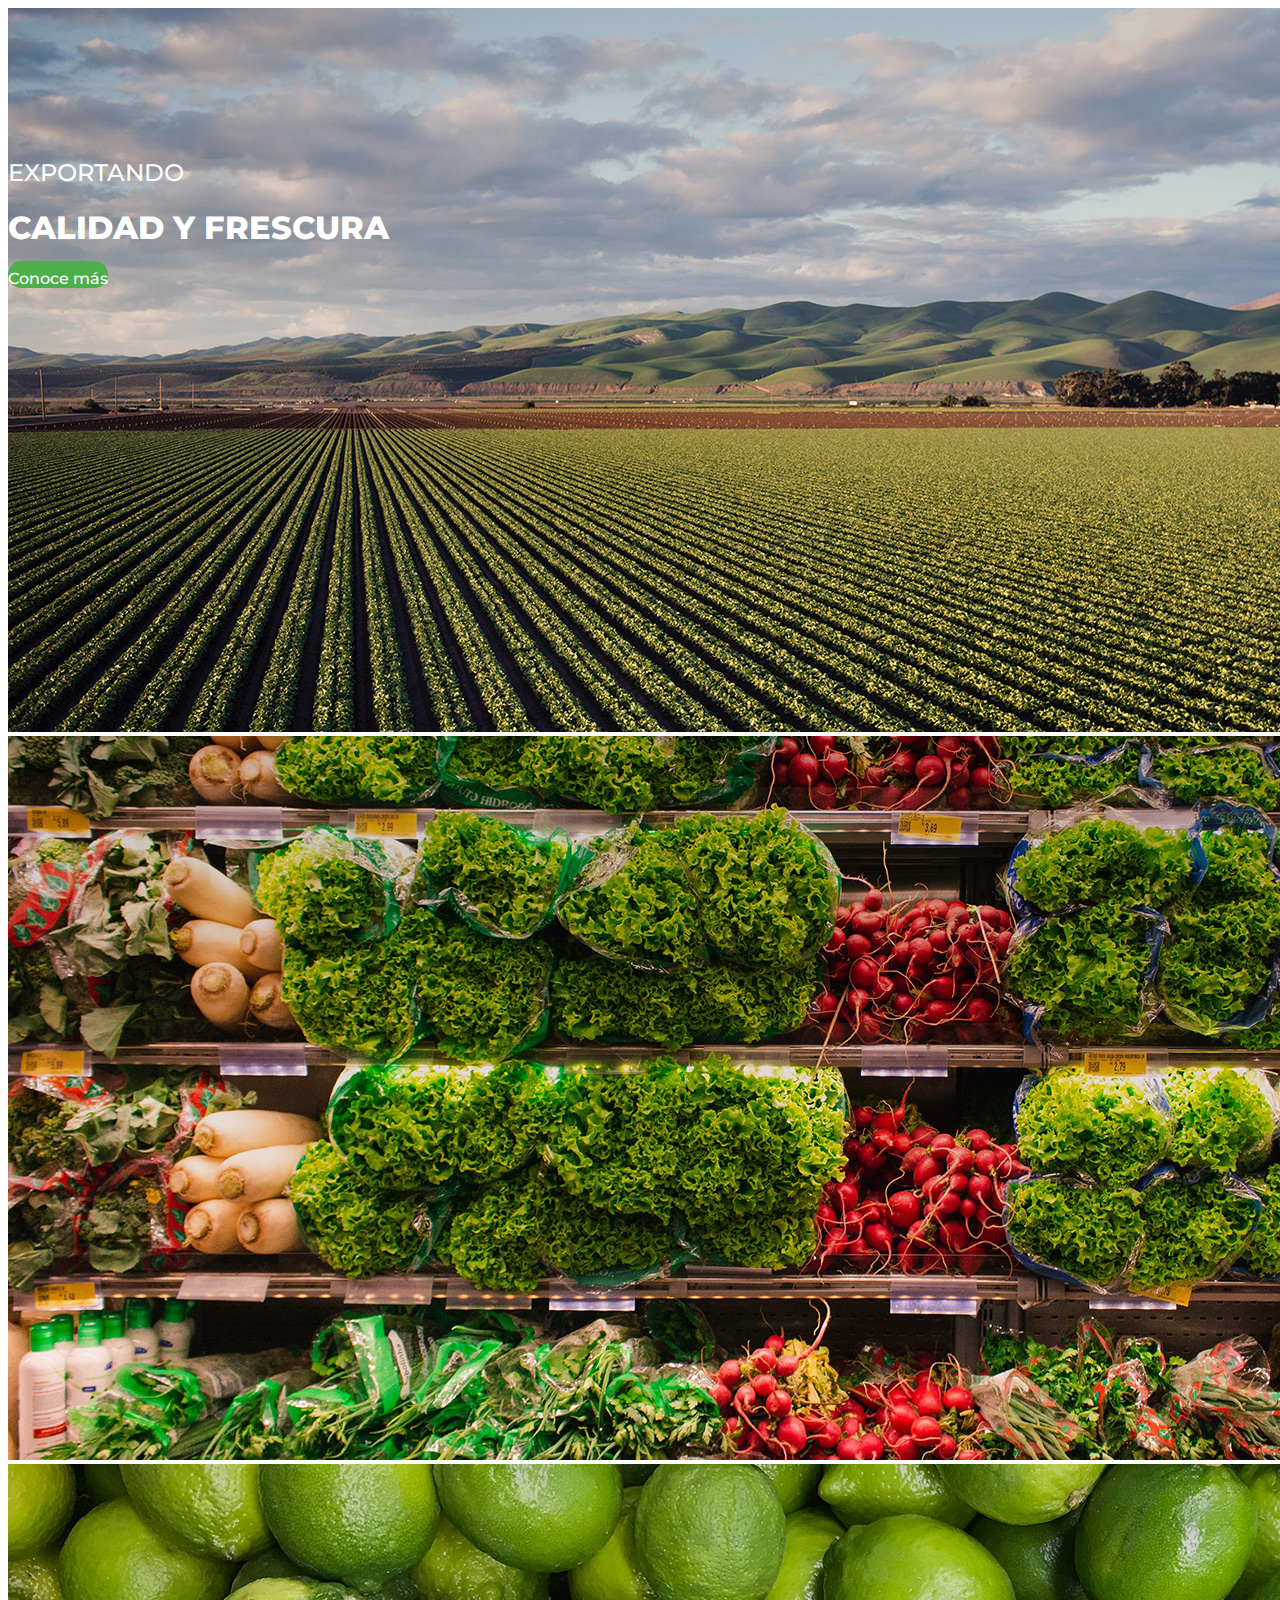
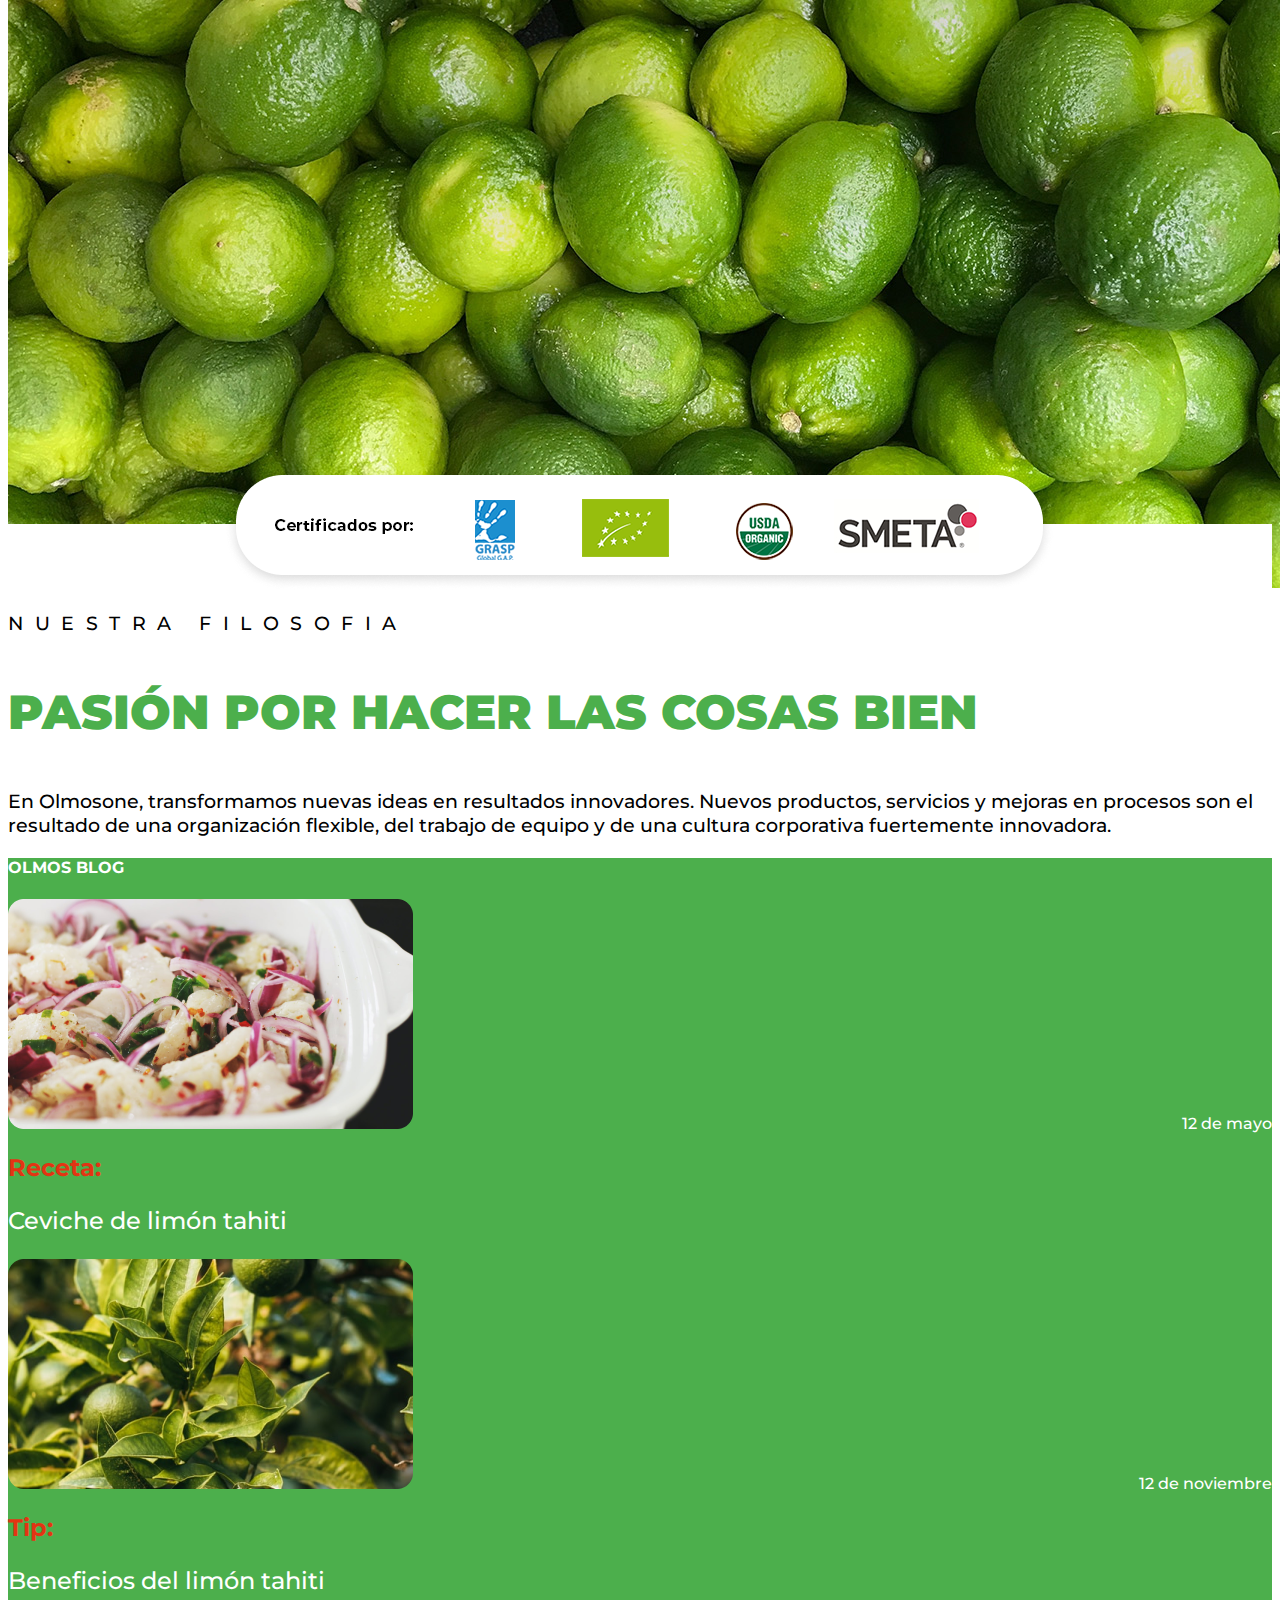
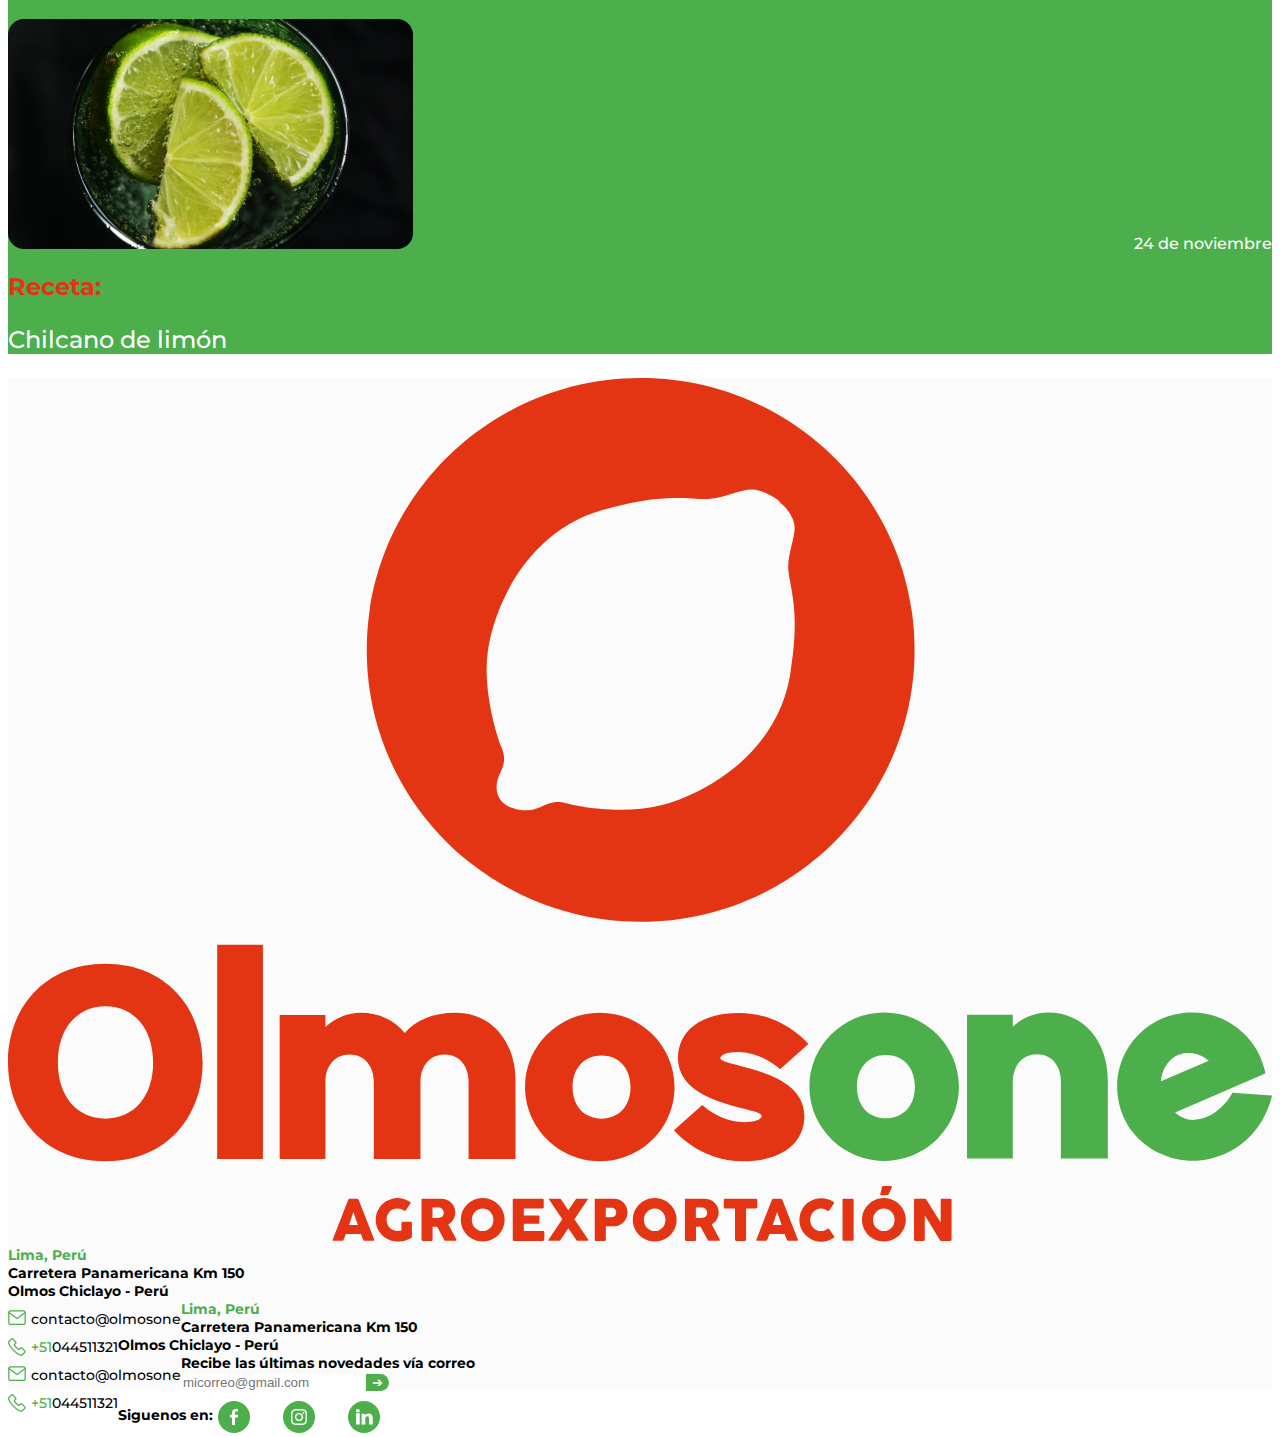
<file: index.html>
<!doctype html>
<html lang="en">
  <head>
    <!-- Required meta tags -->
    <meta charset="utf-8">
    <meta name="viewport" content="width=device-width, initial-scale=1, shrink-to-fit=no">

    <link href="https://cdn.jsdelivr.net/npm/bootstrap@5.0.0-beta2/dist/css/bootstrap.min.css" rel="stylesheet" integrity="sha384-BmbxuPwQa2lc/FVzBcNJ7UAyJxM6wuqIj61tLrc4wSX0szH/Ev+nYRRuWlolflfl" crossorigin="anonymous">
    <link rel="stylesheet" href="https://cdnjs.cloudflare.com/ajax/libs/animate.css/4.1.1/animate.min.css" />
    <link rel="stylesheet" href="assets/css/index.css"/>

    <title>Olmosone - Agroexportación</title>

    <meta name="description" content="xxxxxxxxxxxxxxxxxxx">
    <meta name="keywords" content="xxxxxxxxxxxxxxxxxxxxxx">
    <meta property="og:title" content="Olmosone - Agroexportación">
    <meta property="og:description" content="xxxxxxxxxxxxxxxxxxxxxxxxx">
    <meta property="og:image:url" content="assets/banners/banner-facebook.jpg">
    <link rel="shortcut icon" href="assets/iconos-logos/ico-olmos.ico">
  </head>

  <body data-spy="scroll" data-target="#navbar" data-offset="57">
    <!-- Header -->
    <header class="header text-center fixed-top g-0">
      <div class="container-fluid">
        <div class="menu-top row g-0">
          <div class="col pl-0 transparencia-negra">
            <div id="barra-sup" class=" row  pt-0 pb-0">
                 <a href="#"><img src="assets/iconos-logos/logo-facebook.svg"></a>
                 <a href="#"><img src="assets/iconos-logos/logo-linkedin.svg"></a>
                 <a href="#"><img src="assets/iconos-logos/logo-instagram.svg"></a>
                 <a href="#" class="divisor">ES</a>
                 <a href="#">EN</a>
              </div>
          </div>
        </div>
      </div>

      <div class="container-fluid g-0">
        <div class="menu-top row">
          <div class="col g-0">
              <nav id="barra" class="navbar navbar-expand-lg navbar-dark bg-light">
                <div class="container-fluid">
                  <a class="navbar-brand" href="#">
                    <img src="assets/iconos-logos/logo-olmos-one-hori-blanco.svg" alt="Olmosone - agroexportación">
                  </a>
                  <button class="navbar-toggler" type="button" data-bs-toggle="collapse" data-bs-target="#navbar" aria-controls="navbar" aria-expanded="false" aria-label="Toggle navigation">
                    <span class="navbar-toggler-icon"></span>
                  </button>
                  <div class="collapse navbar-collapse" id="navbar">
                    <div class="me-auto"></div>
                    <div class="navbar-nav">
                      <div class="nav-item">
                        <a class="nav-link item-activo" href="index.html">Home</a>
                      </div>
                      <div class="nav-item">
                        <a class="nav-link" href="conocenos.html">Conócenos</a>
                      </div>
                      <div class="nav-item">
                        <a class="nav-link" href="productos.html">Productos</a>
                      </div>
                      <div class="nav-item">
                        <a class="nav-link" href="compromiso.html">Compromiso</a>
                      </div>
                      <div class="nav-item">
                        <a class="nav-link" href="certificacion.html">Certificación</a>
                      </div>
                      <div class="nav-item">
                        <a class="nav-link btn-contacto" href="contacto.html">Contacto</a>
                      </div>
                    </div>
                  </div>
                </div>
              </nav>
          </div>
        </div>
      </div>
    </header>
    <!-- /Header -->

    <!-- Main -->
    <main id="main">
      <div id="carousel" class="carousel slide" data-bs-ride="carousel" data-bs-pause="false" >
        <div class="carousel-inner">
          <div class="carousel-item active">
            <img class="d-block w-100" src="assets/banners/banner-farm.jpg" alt="Ingenieros en una obra">
          </div>
          <div class="carousel-item">
            <img class="d-block w-100" src="assets/banners/banner-market.jpg" alt="Vista de edificios en construcción">
          </div>
          <div class="carousel-item">
            <img class="d-block w-100" src="assets/banners/banner-limon-3.jpg" alt="Silueta de construcctor trabajando en las alturas ">
          </div>
          <div class="overlay">
            <div class="container">
              <div class="row align-items-start">
                <div class="col-12 text-md-left">
                  <h2 class="display-2 titular">
                        EXPORTANDO
                  </h2>
                  <h1 class="display-2">CALIDAD Y FRESCURA</h1>
                  <a href="contacto.html" class="btn-contacto-big btn-lg mt-4">Conoce más</a>
                </div>
              </div>
            </div>
          </div>
        </div>
      </div>
    </main>
    <!-- /Main -->

    <!-- Areas -->
    <section id="areas" class="mt-4">
      <div class="container">
        <div class="row">
          <div class="col text-center mt-4 mb-4">
            <p class="texto-separado">NUESTRA FILOSOFIA</p>
            <p class="subtitular">PASIÓN POR HACER LAS COSAS BIEN</p>
            <p class="texto-intro">En Olmosone, transformamos nuevas ideas en resultados innovadores. Nuevos productos, servicios y mejoras en procesos son el resultado de una organización flexible, del trabajo de equipo y de una cultura corporativa fuertemente innovadora.</p>
          </div>
        </div>
      </div>
    </section>
    <!-- /Areas -->

    <!-- Acerca de -->
    <section id="acerca" class="container-fluid pt-5 mb-4">
      <div class="container">
        <h4 class="titu-seccion">OLMOS BLOG</h4>
        <div class="row row-cols-1 row-cols-md-2 row-cols-lg-3">
          <div class="col pt-4 pb-4">
            <div class="card">
              <div class="card-image">
                <img src="assets/images/ceviche.png" class="card-img-top" alt="Ceviche de limón tahiti">
                <div class="overlay-fecha">
                  <div class="container">
                    12 de mayo
                  </div>
                </div>
              </div>
              <div class="card-body">
                <h2 class="card-title"><strong>Receta:</strong></h2>
                 <p class="card-text text-justify">Ceviche de limón tahiti</p>
              </div>
            </div>
          </div>
          <div class="col pt-4 pb-4">
            <div class="card">
              <div class="card-image">
                <img src="assets/images/beneficios.png" class="card-img-top" alt="Beneficios del limón tahiti">
                <div class="overlay-fecha">
                  <div class="container">
                    12 de noviembre
                  </div>
                </div>
              </div>
              <div class="card-body">
                <h2 class="card-title"><strong>Tip:</strong></h2>
                <p class="card-text text-justify">Beneficios del limón tahiti</p>
              </div>
            </div>
          </div>
          <div class="col pt-4 pb-4">
            <div class="card">
              <div class="card-image">
                <img src="assets/images/chilcano.png" class="card-img-top" alt="Chilcano de limón">
                <div class="overlay-fecha">
                  <div class="container">
                    24 de noviembre
                  </div>
                </div>
              </div>
              <div class="card-body">
                <h2 class="card-title"><strong>Receta:</strong></h2>
                <p class="card-text text-justify">Chilcano de limón</p>
              </div>
            </div>
          </div>
        </div>
      </div>
    </section>
    <!-- /Acerca de -->

    <a name="contactos"></a>
    <!-- Footer -->
    <footer id="contacto" class="pb-4 pt-4">
      <div class="container">
        <div class="row">

          <div class="col-12 col-lg-8">
            <div class="container direcciones">
              
              <div class="row">
                <div class="col-4 col-md-2 logo-pie mb-4">
                  <img src="assets/iconos-logos/logo-olmosone.svg" alt="Olmosone">
                </div>
                <div class="col-12 col-md-5  mb-4">
                  <p class="texto-pie-verde">Lima, Perú</p>
                  <p>Carretera Panamericana Km 150</p>
                  <p>Olmos Chiclayo - Perú </p>
                  <p><img src="assets/iconos-logos/icono-mensaje.svg" class="icono-direc"><a href="mailto:contacto@olmosone">contacto@olmosone</a></p>
                  <p><img src="assets/iconos-logos/icono-telefono.svg" class="icono-direc"><a href="tel:+51044511321"><span>+51</span>044511321</a></p>
                </div>
                <div class="col-12 col-md-5  mb-4">
                  <p class="texto-pie-verde">Lima, Perú</p>
                  <p>Carretera Panamericana Km 150</p>
                  <p>Olmos Chiclayo - Perú </p>
                  <p><img src="assets/iconos-logos/icono-mensaje.svg" class="icono-direc"><a href="mailto:contacto@olmosone">contacto@olmosone</a></p>
                  <p><img src="assets/iconos-logos/icono-telefono.svg" class="icono-direc"><a href="tel:+51044511321"><span>+51</span>044511321</a></p>
                </div>

              </div>

            </div>
          </div>

          <div class="col-12 col-lg-4">
            <p>Recibe las últimas novedades vía correo</p>
            <form id="formulario" class="row g-3 rounded pt-2">
              <div class="input-group mb-3 ml-0">
                <input type="text" class="form-control" placeholder="micorreo@gmail.com" aria-label="micorreo@gmail.com" aria-describedby="button-addon2">
                <button class="btn btn-outline-secondary" type="button" id="button-addon2">&#10132;</button>
              </div>
            </form>
            <div id="barra-inf" class="row pt-0 pb-0">
                 <p>Siguenos en:</p>
                 <a href="#"><img src="assets/iconos-logos/icono-circulo-fb.svg"></a>
                 <a href="#"><img src="assets/iconos-logos/icono-circulo-is.svg"></a>
                 <a href="#"><img src="assets/iconos-logos/icono-circulo-li.svg"></a>
              </div>
          </div>
        </div>
      </div>
    </footer>
    <!-- /Footer -->

    <!-- Optional JavaScript -->
    <script src="https://code.jquery.com/jquery-2.2.4.min.js" integrity="sha384-rY/jv8mMhqDabXSo+UCggqKtdmBfd3qC2/KvyTDNQ6PcUJXaxK1tMepoQda4g5vB" crossorigin="anonymous"></script>
    <script src="https://cdn.jsdelivr.net/npm/bootstrap@5.0.0-beta2/dist/js/bootstrap.bundle.min.js" integrity="sha384-b5kHyXgcpbZJO/tY9Ul7kGkf1S0CWuKcCD38l8YkeH8z8QjE0GmW1gYU5S9FOnJ0" crossorigin="anonymous"></script>
    <script src="assets/js/funciones.js"></script>
  </body>
</html>
</file>
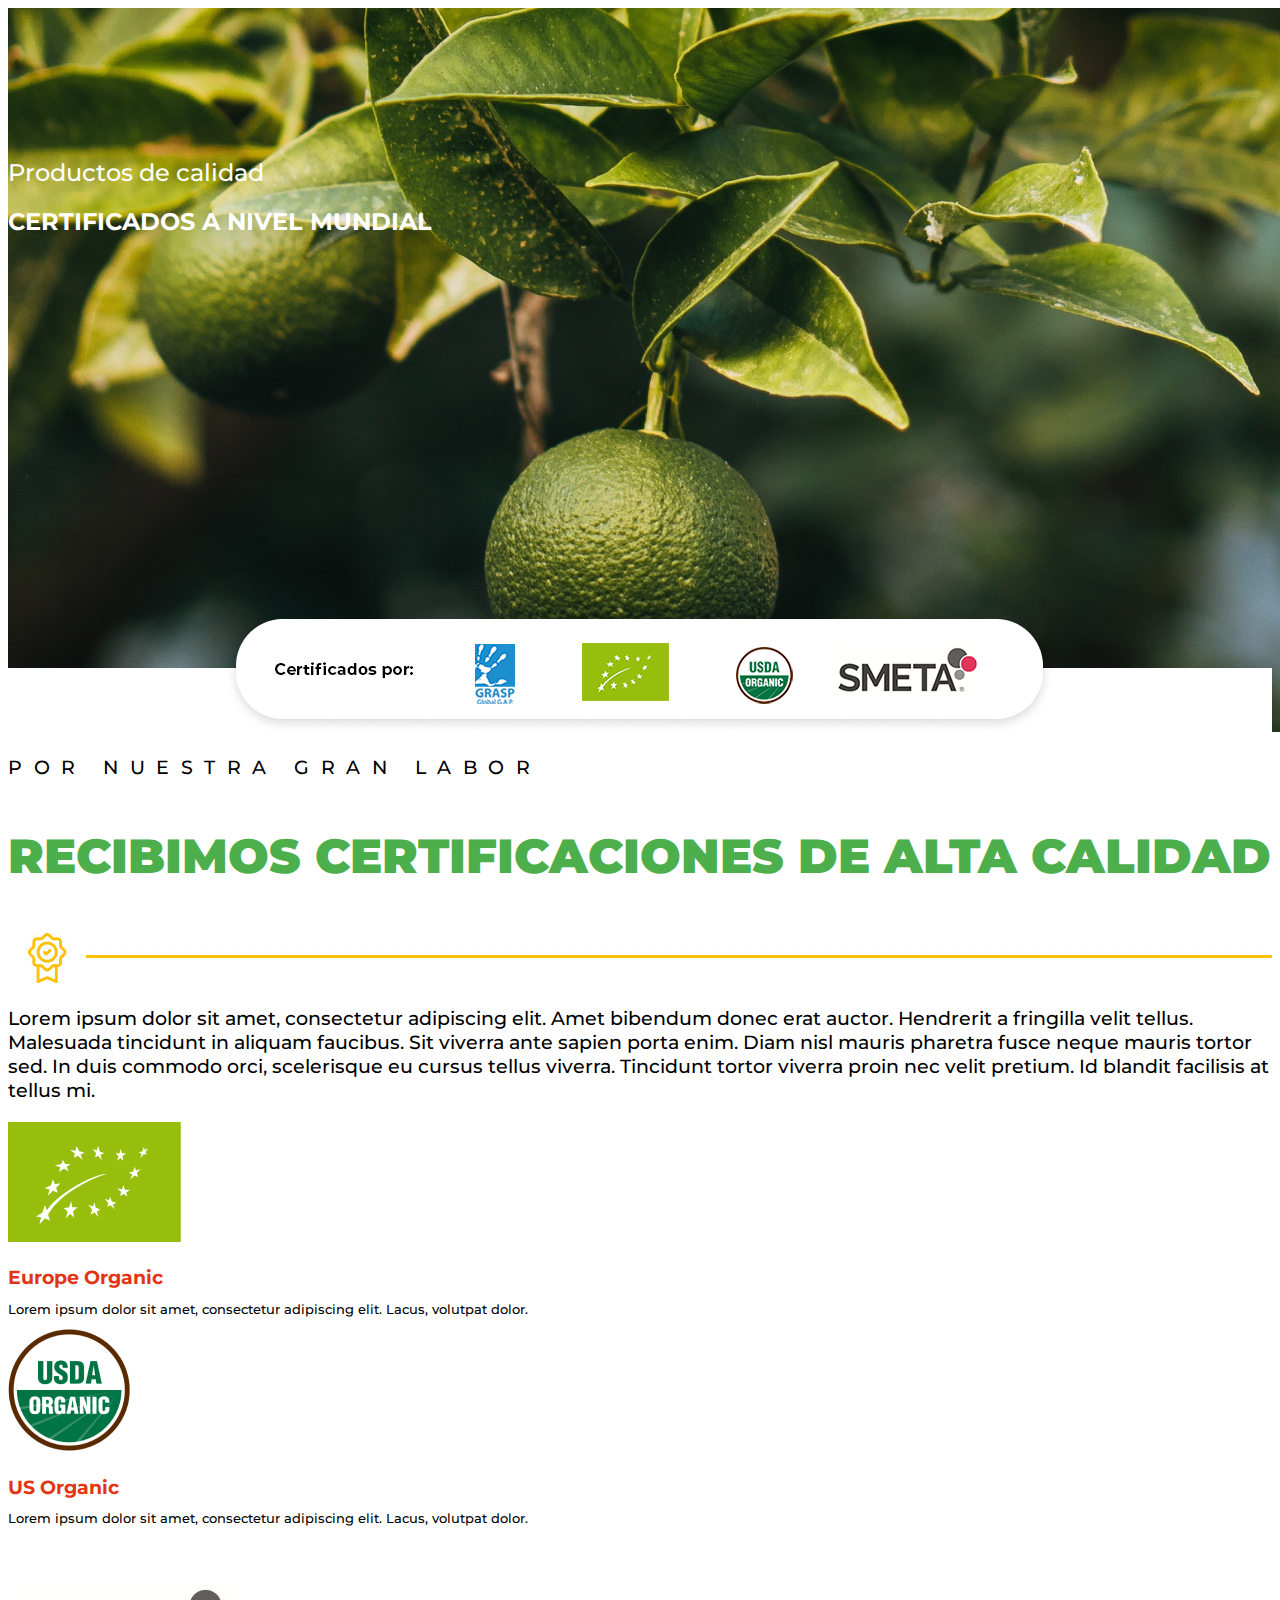
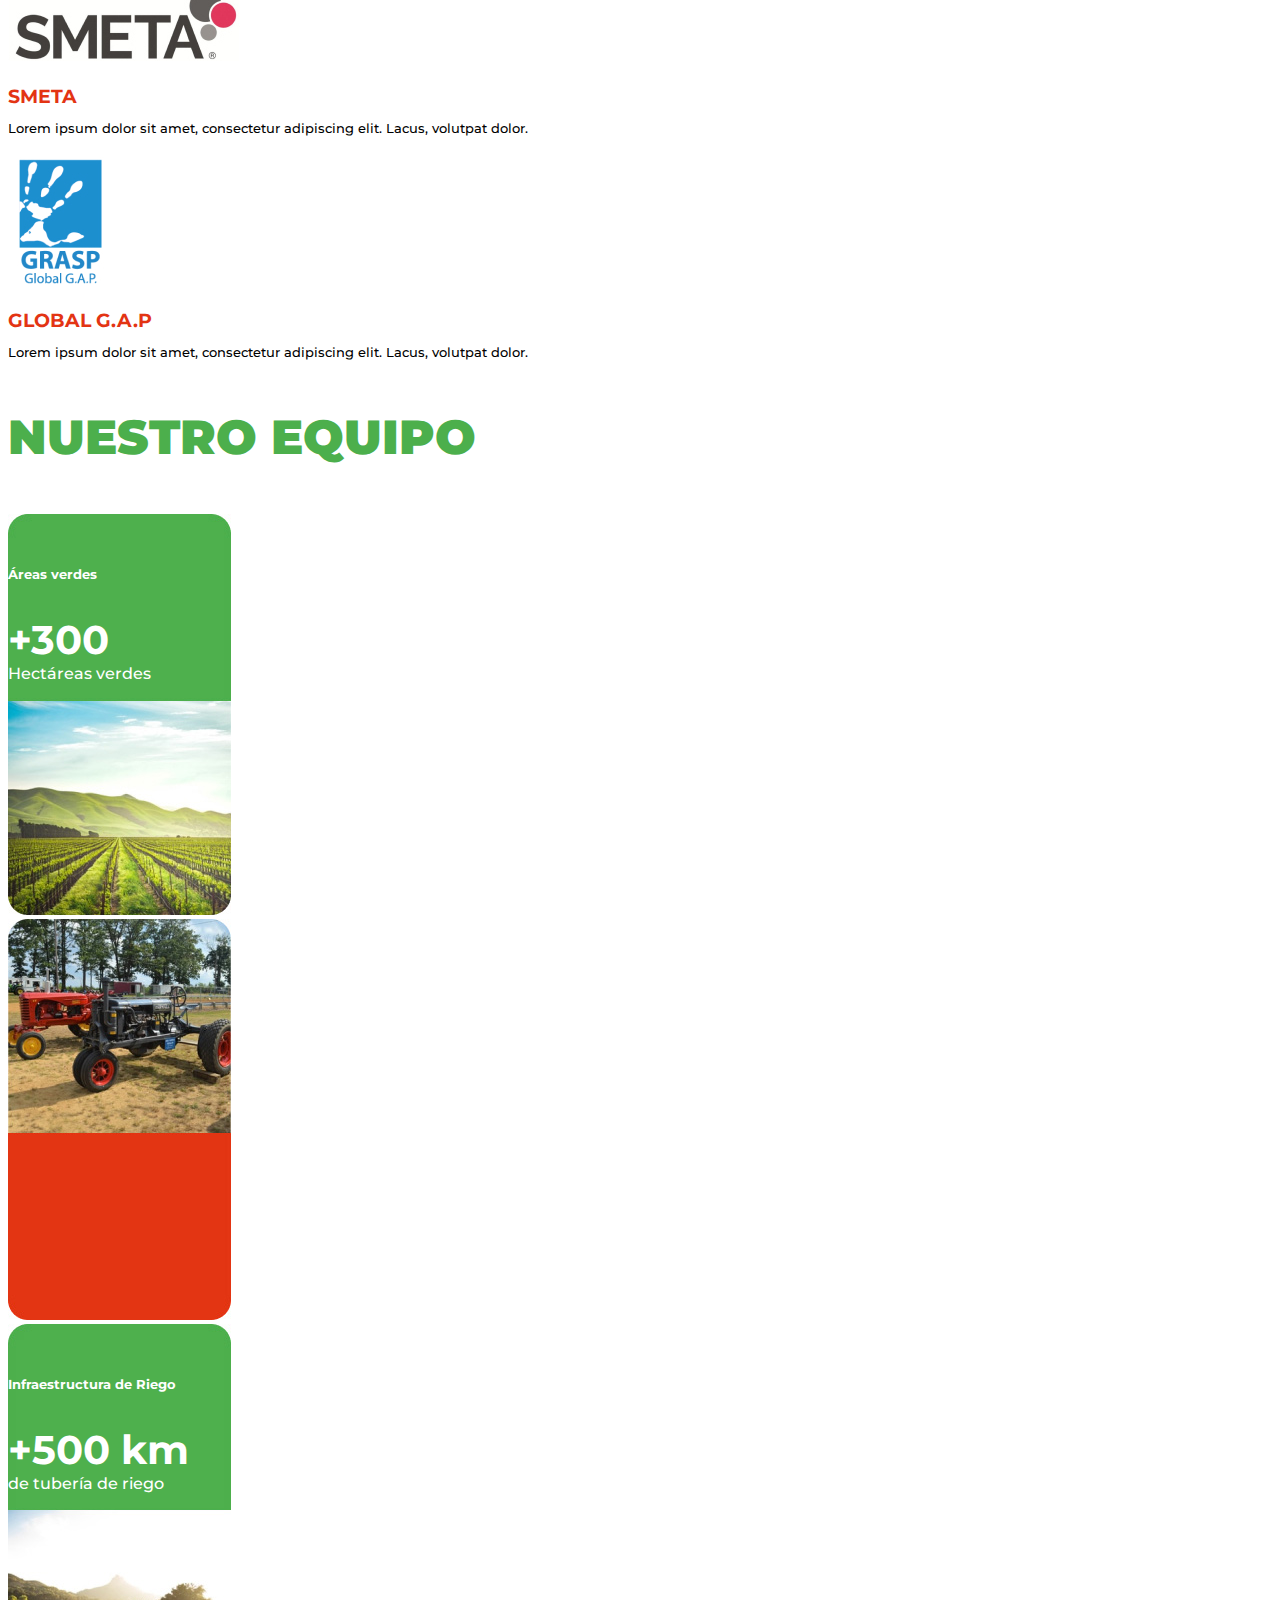
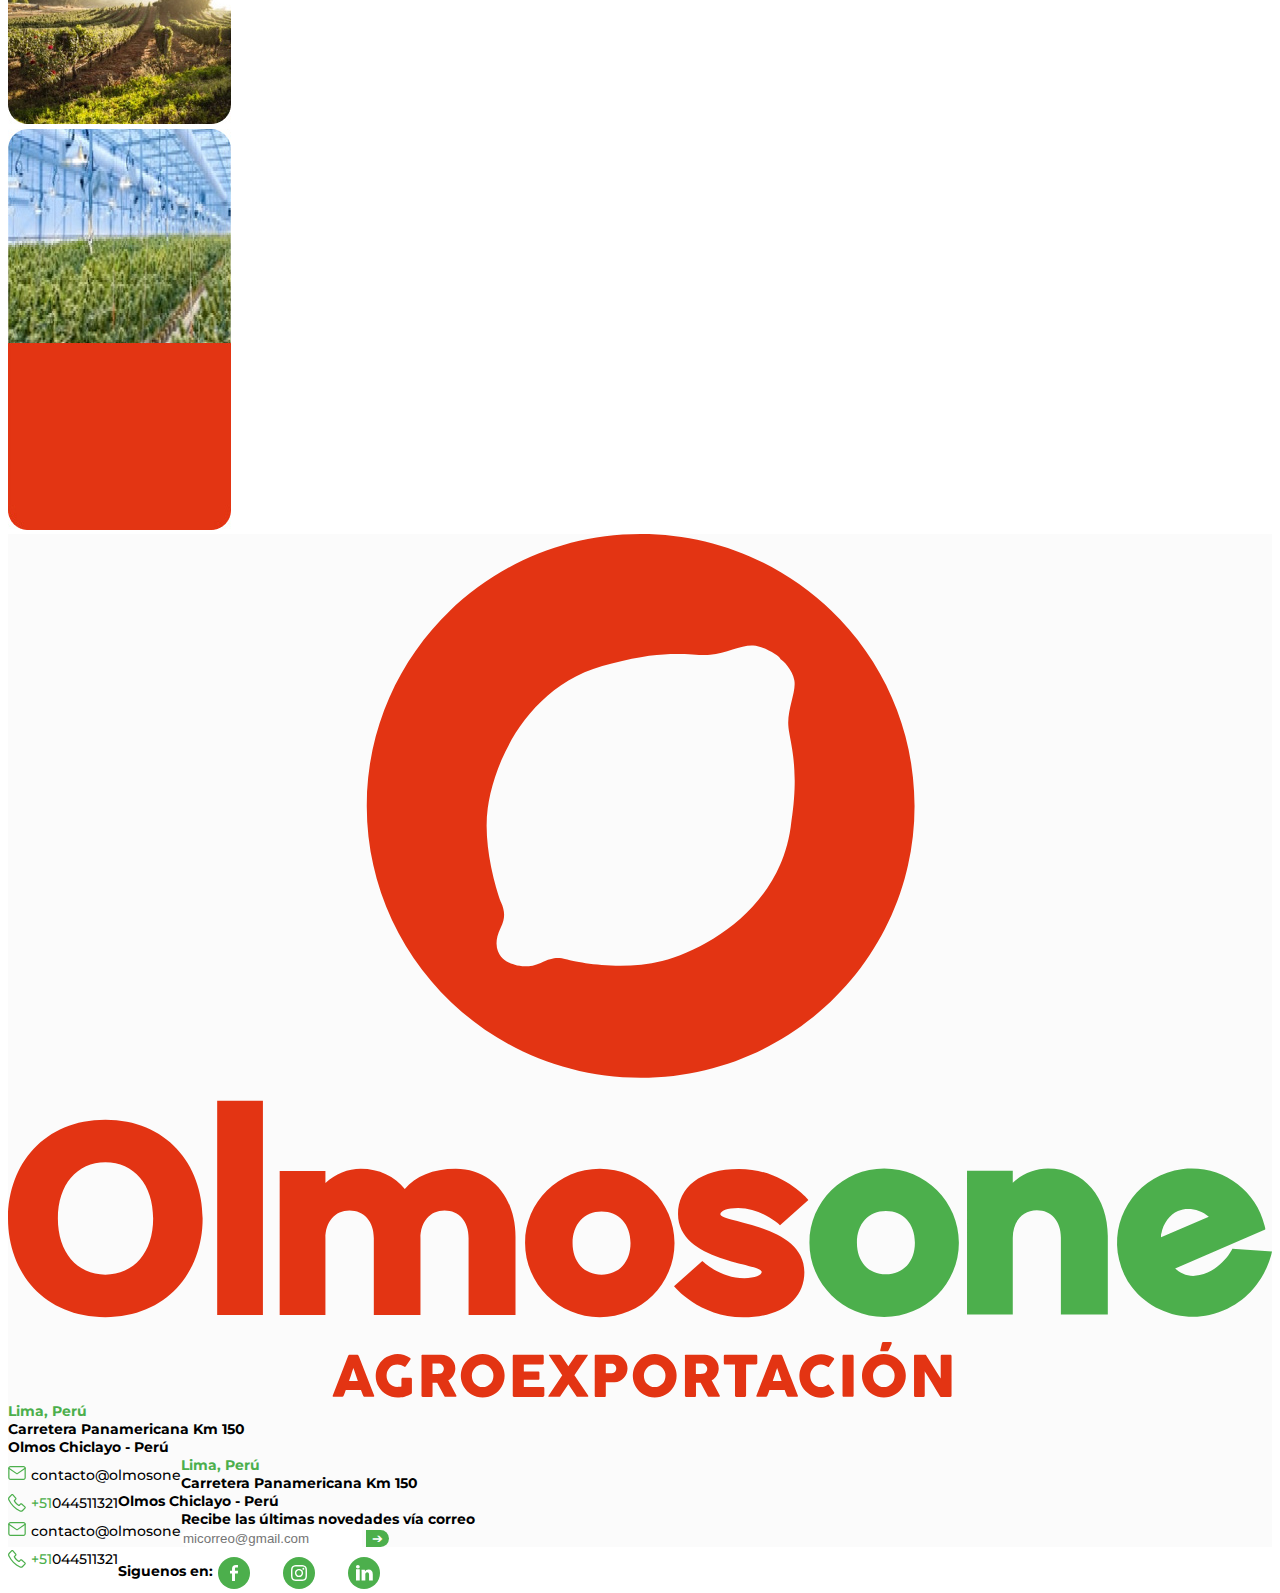
<file: certificacion.html>
<!doctype html>
<html lang="en">
  <head>
    <!-- Required meta tags -->
    <meta charset="utf-8">
    <meta name="viewport" content="width=device-width, initial-scale=1, shrink-to-fit=no">

    <link href="https://cdn.jsdelivr.net/npm/bootstrap@5.0.0-beta2/dist/css/bootstrap.min.css" rel="stylesheet" integrity="sha384-BmbxuPwQa2lc/FVzBcNJ7UAyJxM6wuqIj61tLrc4wSX0szH/Ev+nYRRuWlolflfl" crossorigin="anonymous">
    <link rel="stylesheet" href="https://cdnjs.cloudflare.com/ajax/libs/animate.css/4.1.1/animate.min.css" />
    <link rel="stylesheet" href="assets/css/index.css"/>

    <title>Olmosone - Agroexportación</title>

    <meta name="description" content="xxxxxxxxxxxxxxxxxxx">
    <meta name="keywords" content="xxxxxxxxxxxxxxxxxxxxxx">
    <meta property="og:title" content="Olmosone - Agroexportación">
    <meta property="og:description" content="xxxxxxxxxxxxxxxxxxxxxxxxx">
    <meta property="og:image:url" content="assets/banners/banner-facebook.jpg">
    <link rel="shortcut icon" href="assets/iconos-logos/ico-olmos.ico">
  </head>

  <body data-spy="scroll" data-target="#navbar" data-offset="57">
    <!-- Header -->
    <header class="header text-center fixed-top g-0">
      <div class="container-fluid">
        <div class="menu-top row g-0">
          <div class="col pl-0 transparencia-negra">
            <div id="barra-sup" class=" row  pt-0 pb-0">
                 <a href="#"><img src="assets/iconos-logos/logo-facebook.svg"></a>
                 <a href="#"><img src="assets/iconos-logos/logo-linkedin.svg"></a>
                 <a href="#"><img src="assets/iconos-logos/logo-instagram.svg"></a>
                 <a href="#" class="divisor">ES</a>
                 <a href="#">EN</a>
              </div>
          </div>
        </div>
      </div>

      <div class="container-fluid g-0">
        <div class="menu-top row">
          <div class="col g-0">
              <nav id="barra" class="navbar navbar-expand-lg navbar-dark bg-light">
                <div class="container-fluid">
                  <a class="navbar-brand" href="#">
                    <img src="assets/iconos-logos/logo-olmos-one-hori-blanco.svg" alt="Olmosone - agroexportación">
                  </a>
                  <button class="navbar-toggler" type="button" data-bs-toggle="collapse" data-bs-target="#navbar" aria-controls="navbar" aria-expanded="false" aria-label="Toggle navigation">
                    <span class="navbar-toggler-icon"></span>
                  </button>
                  <div class="collapse navbar-collapse" id="navbar">
                    <div class="me-auto"></div>
                    <div class="navbar-nav">
                      <div class="nav-item">
                        <a class="nav-link" href="index.html">Home</a>
                      </div>
                      <div class="nav-item">
                        <a class="nav-link" href="conocenos.html">Conócenos</a>
                      </div>
                      <div class="nav-item">
                        <a class="nav-link" href="productos.html">Productos</a>
                      </div>
                      <div class="nav-item">
                        <a class="nav-link" href="compromiso.html">Compromiso</a>
                      </div>
                      <div class="nav-item">
                        <a class="nav-link item-activo" href="certificacion.html">Certificación</a>
                      </div>
                      <div class="nav-item">
                        <a class="nav-link btn-contacto" href="contacto.html">Contacto</a>
                      </div>
                    </div>
                  </div>
                </div>
              </nav>
          </div>
        </div>
      </div>
    </header>
    <!-- /Header -->

    <!-- Main -->
    <main id="main">
      <div id="carousel" class="carousel slide" data-bs-ride="carousel" data-bs-pause="false" >
        <div class="carousel-inner">
          <div class="carousel-item active">
            <img class="d-block w-100" src="assets/banners/banner-certificacion.jpg" alt="Limones en planta">
          </div>
          <div >
          <div class="overlay">  
            <div class="container">
              <div class="row align-items-start">
                <div class="col-12 text-md-left">
                  <h2 class="display-2 titular text-center">Productos de calidad</h2>
                  <h2 class="display-2 text-center"><strong>CERTIFICADOS A NIVEL MUNDIAL</strong></h2>
                </div>
              </div>
            </div>
          </div>
        </div>
      </div>
    </div>
    </main>
    <!-- /Main -->

    <!-- Areas -->
    <section id="areas" class="mt-4">
      <div class="container">
        <div class="row">
          <div class="col-lg-1 pt-4 pb-4 d-none d-lg-block">
          </div>
          <div class="col col-lg-10 text-center mt-4 mb-4">
            <p class="texto-separado">POR NUESTRA GRAN LABOR</p>
            <p class="subtitular">RECIBIMOS CERTIFICACIONES DE ALTA CALIDAD</p>
            <div class="text-center linea-naranja"><img src="assets/iconos-logos/sello.jpg" alt="medalla"></div>
            <p class="texto-intro">Lorem ipsum dolor sit amet, consectetur adipiscing elit. Amet bibendum donec erat auctor. Hendrerit a fringilla velit tellus. Malesuada tincidunt in aliquam faucibus. Sit viverra ante sapien porta enim. Diam nisl mauris pharetra fusce neque mauris tortor sed. In duis commodo orci, scelerisque eu cursus tellus viverra. Tincidunt tortor viverra proin nec velit pretium. Id blandit facilisis at tellus mi.</p>
          </div>
          <div class="col-lg-1 pt-4 pb-4 d-none d-lg-block">
          </div>
        </div>
      </div>
    </section>
    <!-- /Areas -->

    <section>
      <div class="container">
        <div class="row pt-5 pb-5">
          <div class=" col-md-3">
              <div class="row">
                  <div class="text-center">
                      <img src="assets/iconos-logos/europe-organic.jpg" alt="Europe Organic" class="mb-4">
                      <p class="rotulo-naranja"><strong>Europe Organic</strong></p>
                      <p class="texto-nota">Lorem ipsum dolor sit amet, consectetur adipiscing elit. Lacus, volutpat dolor.</p>
                  </div>
              </div>
          </div>
          <div class=" col-md-3">
              <div class="row">
                  <div class="text-center">
                      <img src="assets/iconos-logos/us-organic.jpg" alt="xxxx" class="mb-4">
                      <p class="rotulo-naranja"><strong>US Organic</strong></p>
                      <p class="texto-nota">Lorem ipsum dolor sit amet, consectetur adipiscing elit. Lacus, volutpat dolor.</p>
                  </div>
              </div>
          </div>
          <div class=" col-md-3">
              <div class="row">
                  <div class="text-center">
                      <img src="assets/iconos-logos/smeta.jpg" alt="SMETA" class="mb-4">
                      <p class="rotulo-naranja"><strong>SMETA</strong></p>
                      <p class="texto-nota">Lorem ipsum dolor sit amet, consectetur adipiscing elit. Lacus, volutpat dolor.</p>
                  </div>
              </div>
          </div>
          <div class=" col-md-3">
              <div class="row">
                  <div class="text-center">
                      <img src="assets/iconos-logos/grasp.jpg" alt="Graps" class="mb-4">
                      <p class="rotulo-naranja"><strong>GLOBAL G.A.P</strong></p>
                      <p class="texto-nota">Lorem ipsum dolor sit amet, consectetur adipiscing elit. Lacus, volutpat dolor.</p>
                  </div>
              </div>
          </div>
        </div>
      </div>
    </section>

    <section>
      <div class="container">
        <div class="row">
            <div class="col">
                <p class="subtitular text-center">NUESTRO EQUIPO</p>
            </div>
        </div>
        <div class="row pb-5">
          <div class="col-xl-1 pt-4 pb-4 d-none d-xl-block">
          </div>
          <div class="col-xl-10 pt-4 pb-4">
            <div class="row">
              <div class="col-lg-3 col-md-6 col">
                <div class="row">
                    <div class="text-center info-equipo">
                        <img src="assets/images/equipo-1.jpg" alt="Campo de cultivo" class="mb-4">
                        <div class="overlay-sup">
                          <div class="container">
                            <h5>Áreas verdes</h5>
                            <h2 class="texto-numero"><strong>+300</strong></h2>
                            Hectáreas verdes
                          </div>
                        </div>
                    </div>
                </div>
              </div>
              <div class=" col-lg-3 col-md-6 col">
                <div class="row">
                    <div class="text-center info-equipo">
                        <img src="assets/images/equipo-2.jpg" alt="Tracktor" class="mb-4">
                        <div class="overlay-inf">
                          <div class="container">
                            <h5>Sistema de sembrío con excelente infraestructura</h5>
                          </div>
                        </div>
                    </div>
                </div>
              </div>
              <div class=" col-lg-3 col-md-6 col">
                <div class="row">
                    <div class="text-center info-equipo">
                        <img src="assets/images/equipo-3.jpg" alt="Sembrando la tierra" class="mb-4">
                        <div class="overlay-sup">
                          <div class="container">
                            <h5>Infraestructura de Riego</h5>
                            <h2 class="texto-numero"><strong>+500 km</strong></h2>
                            de tubería de riego
                          </div>
                        </div>
                    </div>
                </div>
              </div>
              <div class=" col-lg-3 col-md-6 col">
                <div class="row">
                    <div class="text-center info-equipo">
                        <img src="assets/images/equipo-4.jpg" alt="Invernadero" class="mb-4">
                        <div class="overlay-inf">
                          <div class="container">
                            <h5>Infraestructura y equipos de última generación</h5>
                          </div>
                        </div>
                    </div>
                </div>
              </div>
            </div>
          </div>
          <div class="col-xl-1 pt-4 pb-4 d-none d-xl-block">
          </div>
        </div>
      </div>
    </section>

    <a name="contactos"></a>
    <!-- Footer -->
    <footer id="contacto" class="pb-4 pt-4">
      <div class="container">
        <div class="row">

          <div class="col-12 col-lg-8">
            <div class="container direcciones">
              
              <div class="row">
                <div class="col-4 col-md-2 logo-pie mb-4">
                  <img src="assets/iconos-logos/logo-olmosone.svg" alt="Olmosone">
                </div>
                <div class="col-12 col-md-5  mb-4">
                  <p class="texto-pie-verde">Lima, Perú</p>
                  <p>Carretera Panamericana Km 150</p>
                  <p>Olmos Chiclayo - Perú </p>
                  <p><img src="assets/iconos-logos/icono-mensaje.svg" class="icono-direc"><a href="mailto:contacto@olmosone">contacto@olmosone</a></p>
                  <p><img src="assets/iconos-logos/icono-telefono.svg" class="icono-direc"><a href="tel:+51044511321"><span>+51</span>044511321</a></p>
                </div>
                <div class="col-12 col-md-5  mb-4">
                  <p class="texto-pie-verde">Lima, Perú</p>
                  <p>Carretera Panamericana Km 150</p>
                  <p>Olmos Chiclayo - Perú </p>
                  <p><img src="assets/iconos-logos/icono-mensaje.svg" class="icono-direc"><a href="mailto:contacto@olmosone">contacto@olmosone</a></p>
                  <p><img src="assets/iconos-logos/icono-telefono.svg" class="icono-direc"><a href="tel:+51044511321"><span>+51</span>044511321</a></p>
                </div>

              </div>

            </div>
          </div>

          <div class="col-12 col-lg-4">
            <p>Recibe las últimas novedades vía correo</p>
            <form id="formulario" class="row g-3 rounded pt-2">
              <div class="input-group mb-3 ml-0">
                <input type="text" class="form-control" placeholder="micorreo@gmail.com" aria-label="micorreo@gmail.com" aria-describedby="button-addon2">
                <button class="btn btn-outline-secondary" type="button" id="button-addon2">&#10132;</button>
              </div>
            </form>
            <div id="barra-inf" class="row pt-0 pb-0">
                 <p>Siguenos en:</p>
                 <a href="#"><img src="assets/iconos-logos/icono-circulo-fb.svg"></a>
                 <a href="#"><img src="assets/iconos-logos/icono-circulo-is.svg"></a>
                 <a href="#"><img src="assets/iconos-logos/icono-circulo-li.svg"></a>
              </div>
          </div>
        </div>
      </div>
    </footer>
    <!-- /Footer -->

    <!-- Optional JavaScript -->
    <script src="https://code.jquery.com/jquery-2.2.4.min.js" integrity="sha384-rY/jv8mMhqDabXSo+UCggqKtdmBfd3qC2/KvyTDNQ6PcUJXaxK1tMepoQda4g5vB" crossorigin="anonymous"></script>
    <script src="https://cdn.jsdelivr.net/npm/bootstrap@5.0.0-beta2/dist/js/bootstrap.bundle.min.js" integrity="sha384-b5kHyXgcpbZJO/tY9Ul7kGkf1S0CWuKcCD38l8YkeH8z8QjE0GmW1gYU5S9FOnJ0" crossorigin="anonymous"></script>
    <script src="assets/js/funciones.js"></script>
  </body>
</html>
</file>
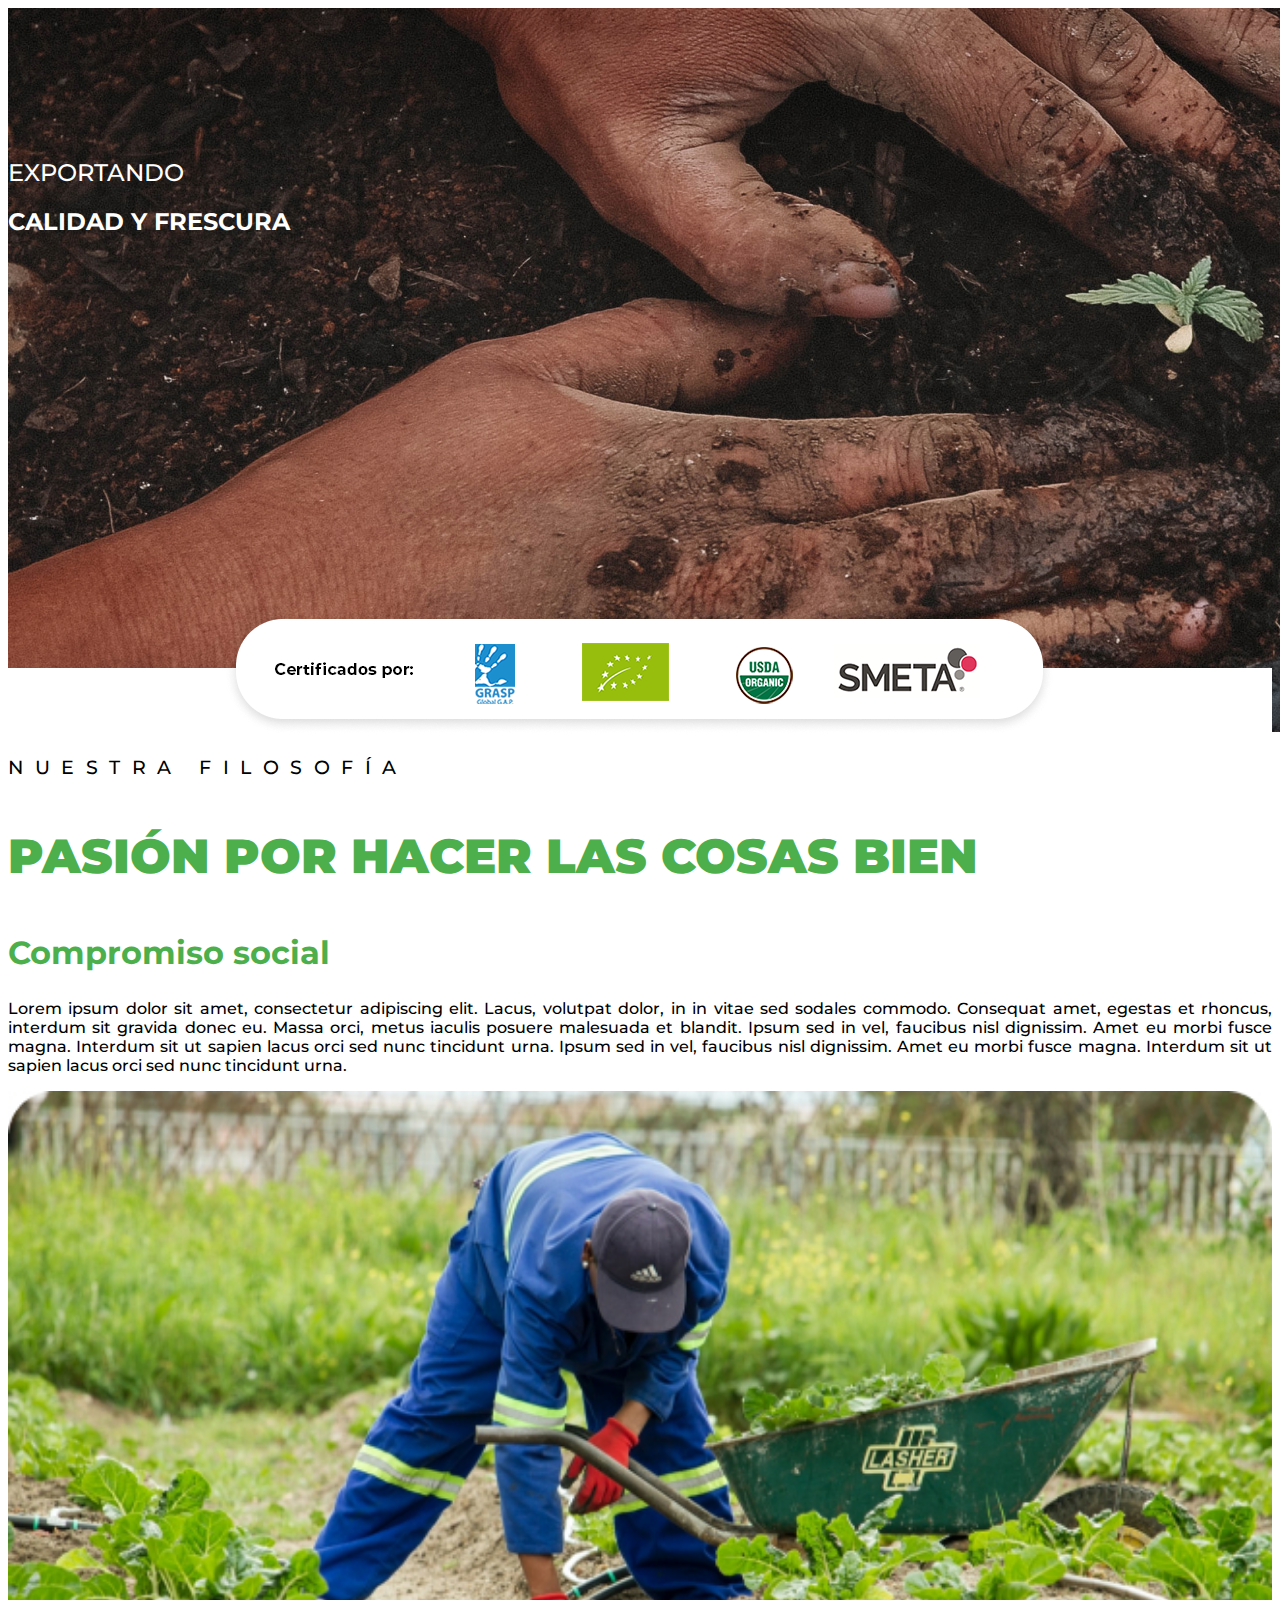
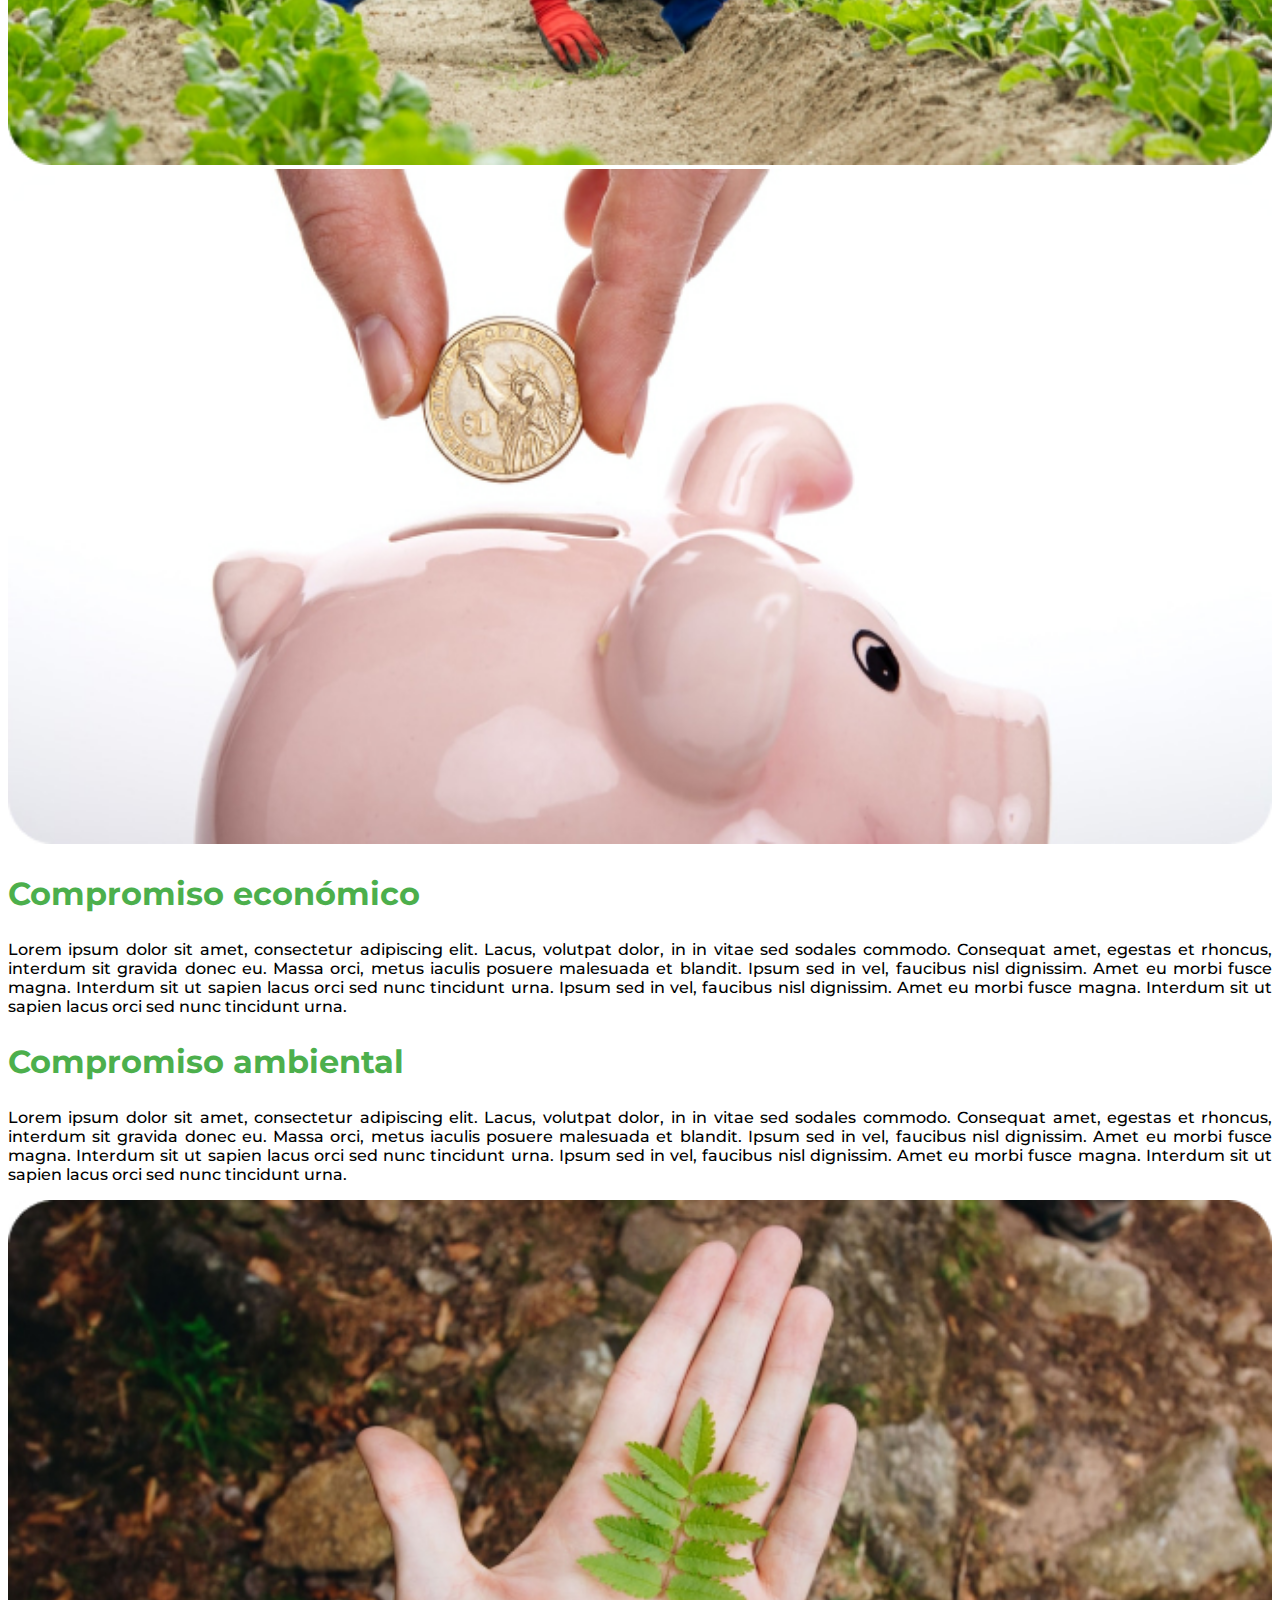
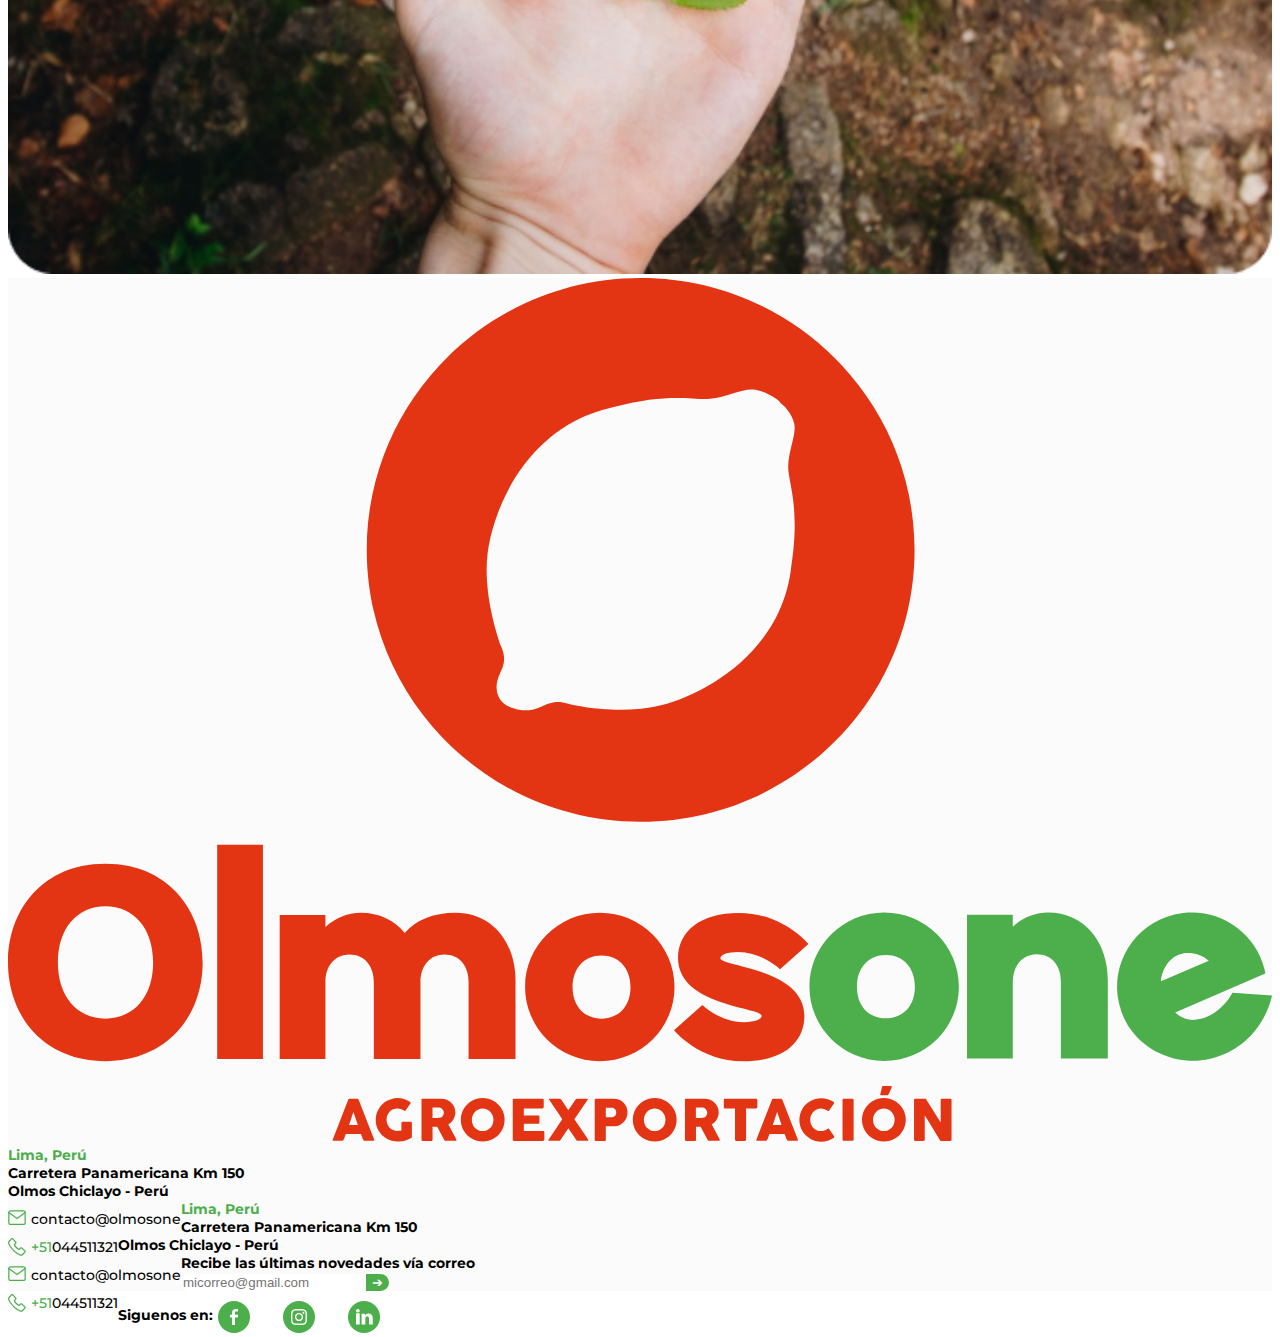
<file: compromiso.html>
<!doctype html>
<html lang="en">
  <head>
    <!-- Required meta tags -->
    <meta charset="utf-8">
    <meta name="viewport" content="width=device-width, initial-scale=1, shrink-to-fit=no">

    <link href="https://cdn.jsdelivr.net/npm/bootstrap@5.0.0-beta2/dist/css/bootstrap.min.css" rel="stylesheet" integrity="sha384-BmbxuPwQa2lc/FVzBcNJ7UAyJxM6wuqIj61tLrc4wSX0szH/Ev+nYRRuWlolflfl" crossorigin="anonymous">
    <link rel="stylesheet" href="https://cdnjs.cloudflare.com/ajax/libs/animate.css/4.1.1/animate.min.css" />
    <link rel="stylesheet" href="assets/css/index.css"/>

    <title>Olmosone - Agroexportación</title>

    <meta name="description" content="xxxxxxxxxxxxxxxxxxx">
    <meta name="keywords" content="xxxxxxxxxxxxxxxxxxxxxx">
    <meta property="og:title" content="Olmosone - Agroexportación">
    <meta property="og:description" content="xxxxxxxxxxxxxxxxxxxxxxxxx">
    <meta property="og:image:url" content="assets/banners/banner-facebook.jpg">
    <link rel="shortcut icon" href="assets/iconos-logos/ico-olmos.ico">
  </head>

  <body data-spy="scroll" data-target="#navbar" data-offset="57">
    <!-- Header -->
    <header class="header text-center fixed-top g-0">
      <div class="container-fluid">
        <div class="menu-top row g-0">
          <div class="col pl-0 transparencia-negra">
            <div id="barra-sup" class=" row  pt-0 pb-0">
                 <a href="#"><img src="assets/iconos-logos/logo-facebook.svg"></a>
                 <a href="#"><img src="assets/iconos-logos/logo-linkedin.svg"></a>
                 <a href="#"><img src="assets/iconos-logos/logo-instagram.svg"></a>
                 <a href="#" class="divisor">ES</a>
                 <a href="#">EN</a>
              </div>
          </div>
        </div>
      </div>

      <div class="container-fluid g-0">
        <div class="menu-top row">
          <div class="col g-0">
              <nav id="barra" class="navbar navbar-expand-lg navbar-dark bg-light">
                <div class="container-fluid">
                  <a class="navbar-brand" href="#">
                    <img src="assets/iconos-logos/logo-olmos-one-hori-blanco.svg" alt="Olmosone - agroexportación">
                  </a>
                  <button class="navbar-toggler" type="button" data-bs-toggle="collapse" data-bs-target="#navbar" aria-controls="navbar" aria-expanded="false" aria-label="Toggle navigation">
                    <span class="navbar-toggler-icon"></span>
                  </button>
                  <div class="collapse navbar-collapse" id="navbar">
                    <div class="me-auto"></div>
                    <div class="navbar-nav">
                      <div class="nav-item">
                        <a class="nav-link" href="index.html">Home</a>
                      </div>
                      <div class="nav-item">
                        <a class="nav-link" href="conocenos.html">Conócenos</a>
                      </div>
                      <div class="nav-item">
                        <a class="nav-link" href="productos.html">Productos</a>
                      </div>
                      <div class="nav-item">
                        <a class="nav-link item-activo" href="compromiso.html">Compromiso</a>
                      </div>
                      <div class="nav-item">
                        <a class="nav-link" href="certificacion.html">Certificación</a>
                      </div>
                      <div class="nav-item">
                        <a class="nav-link btn-contacto" href="contacto.html">Contacto</a>
                      </div>
                    </div>
                  </div>
                </div>
              </nav>
          </div>
        </div>
      </div>
    </header>
    <!-- /Header -->

    <!-- Main -->
    <main id="main">
      <div id="carousel" class="carousel slide" data-bs-ride="carousel" data-bs-pause="false" >
        <div class="carousel-inner">
          <div class="carousel-item active">
            <img class="d-block w-100" src="assets/banners/banner-compromiso.jpg" alt="Manos sembrando">
          </div>
          <div class="overlay">
            <div class="container">
              <div class="row align-items-start">
                <div class="col-12 text-md-left">
                  <h2 class="display-2 titular text-center">EXPORTANDO</h2>
                  <h2 class="display-2 text-center"><strong>CALIDAD Y FRESCURA</strong></h2>
                </div>
              </div>
            </div>
          </div>
        </div>
      </div>
    </main>
    <!-- /Main -->

    <!-- Areas -->
    <section id="areas" class="mt-4">
      <div class="container">
        <div class="row">
          <div class="col text-center mt-4">
            <p class="texto-separado">NUESTRA FILOSOFÍA</p>
            <p class="subtitular pb-2">PASIÓN POR HACER LAS COSAS BIEN</p>
          </div>
        </div>
      </div>
    </section>
    <!-- /Areas -->

    <section>
        <div class="container">
            <div class="row align-items-center pt-4 pb-4">
                <div class="col-lg-6 col-xs-12 pb-4 text-justify">
                  <h2 class="subtitular3"><strong>Compromiso social</strong></h2>
                  <p>Lorem ipsum dolor sit amet, consectetur adipiscing elit. Lacus, volutpat dolor, in in vitae sed sodales commodo. Consequat amet, egestas et rhoncus, interdum sit gravida donec eu. Massa orci, metus iaculis posuere malesuada et blandit. Ipsum sed in vel, faucibus nisl dignissim. Amet eu morbi fusce magna. Interdum sit ut sapien lacus orci sed nunc tincidunt urna. Ipsum sed in vel, faucibus nisl dignissim. Amet eu morbi fusce magna. Interdum sit ut sapien lacus orci sed nunc tincidunt urna.</p>
                </div>
                <div class="col-lg-6 col-12 pb-4">
                    <img class="imagenes" src="assets/images/compromiso-social.jpg" alt="Compromiso social">
                </div>
            </div>
        </div>
        <div class="container">
            <div class="row align-items-center pb-4">
                <div class="col-lg-6 col-12 pb-4">
                    <img class="imagenes" src="assets/images/compromiso-economico.jpg" alt="Compromiso económico">
                </div>
                <div class="col-lg-6 col-xs-12 pb-4 text-justify">
                  <h2 class="subtitular3"><strong>Compromiso económico</strong></h2>
                  <p>Lorem ipsum dolor sit amet, consectetur adipiscing elit. Lacus, volutpat dolor, in in vitae sed sodales commodo. Consequat amet, egestas et rhoncus, interdum sit gravida donec eu. Massa orci, metus iaculis posuere malesuada et blandit. Ipsum sed in vel, faucibus nisl dignissim. Amet eu morbi fusce magna. Interdum sit ut sapien lacus orci sed nunc tincidunt urna. Ipsum sed in vel, faucibus nisl dignissim. Amet eu morbi fusce magna. Interdum sit ut sapien lacus orci sed nunc tincidunt urna.</p>
                </div>
            </div>
        </div>
        <div class="container">
            <div class="row align-items-center pb-4">
                <div class="col-lg-6 col-xs-12 pb-4 text-justify">
                  <h2 class="subtitular3"><strong>Compromiso ambiental</strong></h2>
                  <p>Lorem ipsum dolor sit amet, consectetur adipiscing elit. Lacus, volutpat dolor, in in vitae sed sodales commodo. Consequat amet, egestas et rhoncus, interdum sit gravida donec eu. Massa orci, metus iaculis posuere malesuada et blandit. Ipsum sed in vel, faucibus nisl dignissim. Amet eu morbi fusce magna. Interdum sit ut sapien lacus orci sed nunc tincidunt urna. Ipsum sed in vel, faucibus nisl dignissim. Amet eu morbi fusce magna. Interdum sit ut sapien lacus orci sed nunc tincidunt urna.</p>
                </div>
                <div class="col-lg-6 col-12 pb-4">
                    <img class="imagenes" src="assets/images/compromiso-ambiental.jpg" alt="Compromiso ambiental">
                </div>
            </div>
        </div>
    </section>

    <a name="contactos"></a>
    <!-- Footer -->
    <footer id="contacto" class="pb-4 pt-4">
      <div class="container">
        <div class="row">

          <div class="col-12 col-lg-8">
            <div class="container direcciones">
              
              <div class="row">
                <div class="col-4 col-md-2 logo-pie mb-4">
                  <img src="assets/iconos-logos/logo-olmosone.svg" alt="Olmosone">
                </div>
                <div class="col-12 col-md-5  mb-4">
                  <p class="texto-pie-verde">Lima, Perú</p>
                  <p>Carretera Panamericana Km 150</p>
                  <p>Olmos Chiclayo - Perú </p>
                  <p><img src="assets/iconos-logos/icono-mensaje.svg" class="icono-direc"><a href="mailto:contacto@olmosone">contacto@olmosone</a></p>
                  <p><img src="assets/iconos-logos/icono-telefono.svg" class="icono-direc"><a href="tel:+51044511321"><span>+51</span>044511321</a></p>
                </div>
                <div class="col-12 col-md-5  mb-4">
                  <p class="texto-pie-verde">Lima, Perú</p>
                  <p>Carretera Panamericana Km 150</p>
                  <p>Olmos Chiclayo - Perú </p>
                  <p><img src="assets/iconos-logos/icono-mensaje.svg" class="icono-direc"><a href="mailto:contacto@olmosone">contacto@olmosone</a></p>
                  <p><img src="assets/iconos-logos/icono-telefono.svg" class="icono-direc"><a href="tel:+51044511321"><span>+51</span>044511321</a></p>
                </div>

              </div>

            </div>
          </div>

          <div class="col-12 col-lg-4">
            <p>Recibe las últimas novedades vía correo</p>
            <form id="formulario" class="row g-3 rounded pt-2">
              <div class="input-group mb-3 ml-0">
                <input type="text" class="form-control" placeholder="micorreo@gmail.com" aria-label="micorreo@gmail.com" aria-describedby="button-addon2">
                <button class="btn btn-outline-secondary" type="button" id="button-addon2">&#10132;</button>
              </div>
            </form>
            <div id="barra-inf" class="row pt-0 pb-0">
                 <p>Siguenos en:</p>
                 <a href="#"><img src="assets/iconos-logos/icono-circulo-fb.svg"></a>
                 <a href="#"><img src="assets/iconos-logos/icono-circulo-is.svg"></a>
                 <a href="#"><img src="assets/iconos-logos/icono-circulo-li.svg"></a>
              </div>
          </div>
        </div>
      </div>
    </footer>
    <!-- /Footer -->

    <!-- Optional JavaScript -->
    <script src="https://code.jquery.com/jquery-2.2.4.min.js" integrity="sha384-rY/jv8mMhqDabXSo+UCggqKtdmBfd3qC2/KvyTDNQ6PcUJXaxK1tMepoQda4g5vB" crossorigin="anonymous"></script>
    <script src="https://cdn.jsdelivr.net/npm/bootstrap@5.0.0-beta2/dist/js/bootstrap.bundle.min.js" integrity="sha384-b5kHyXgcpbZJO/tY9Ul7kGkf1S0CWuKcCD38l8YkeH8z8QjE0GmW1gYU5S9FOnJ0" crossorigin="anonymous"></script>
    <script src="assets/js/funciones.js"></script>
  </body>
</html>
</file>
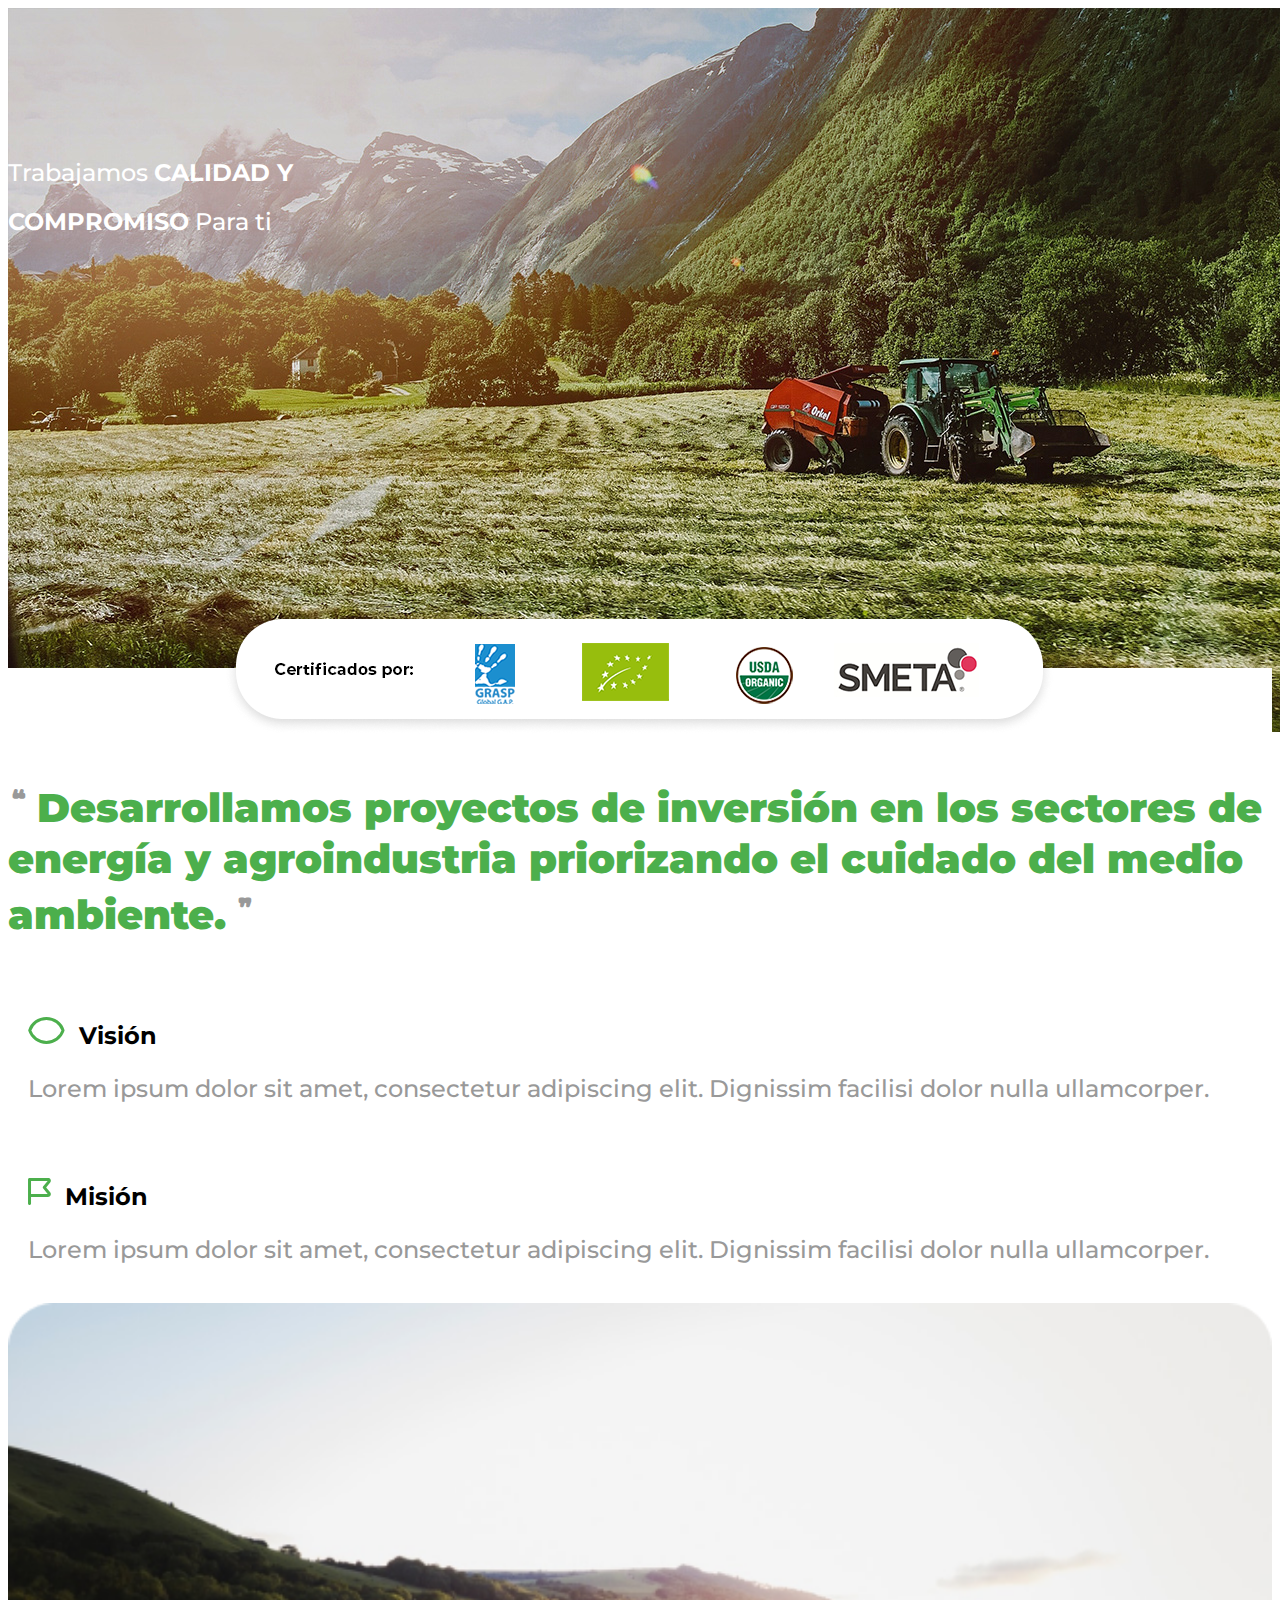
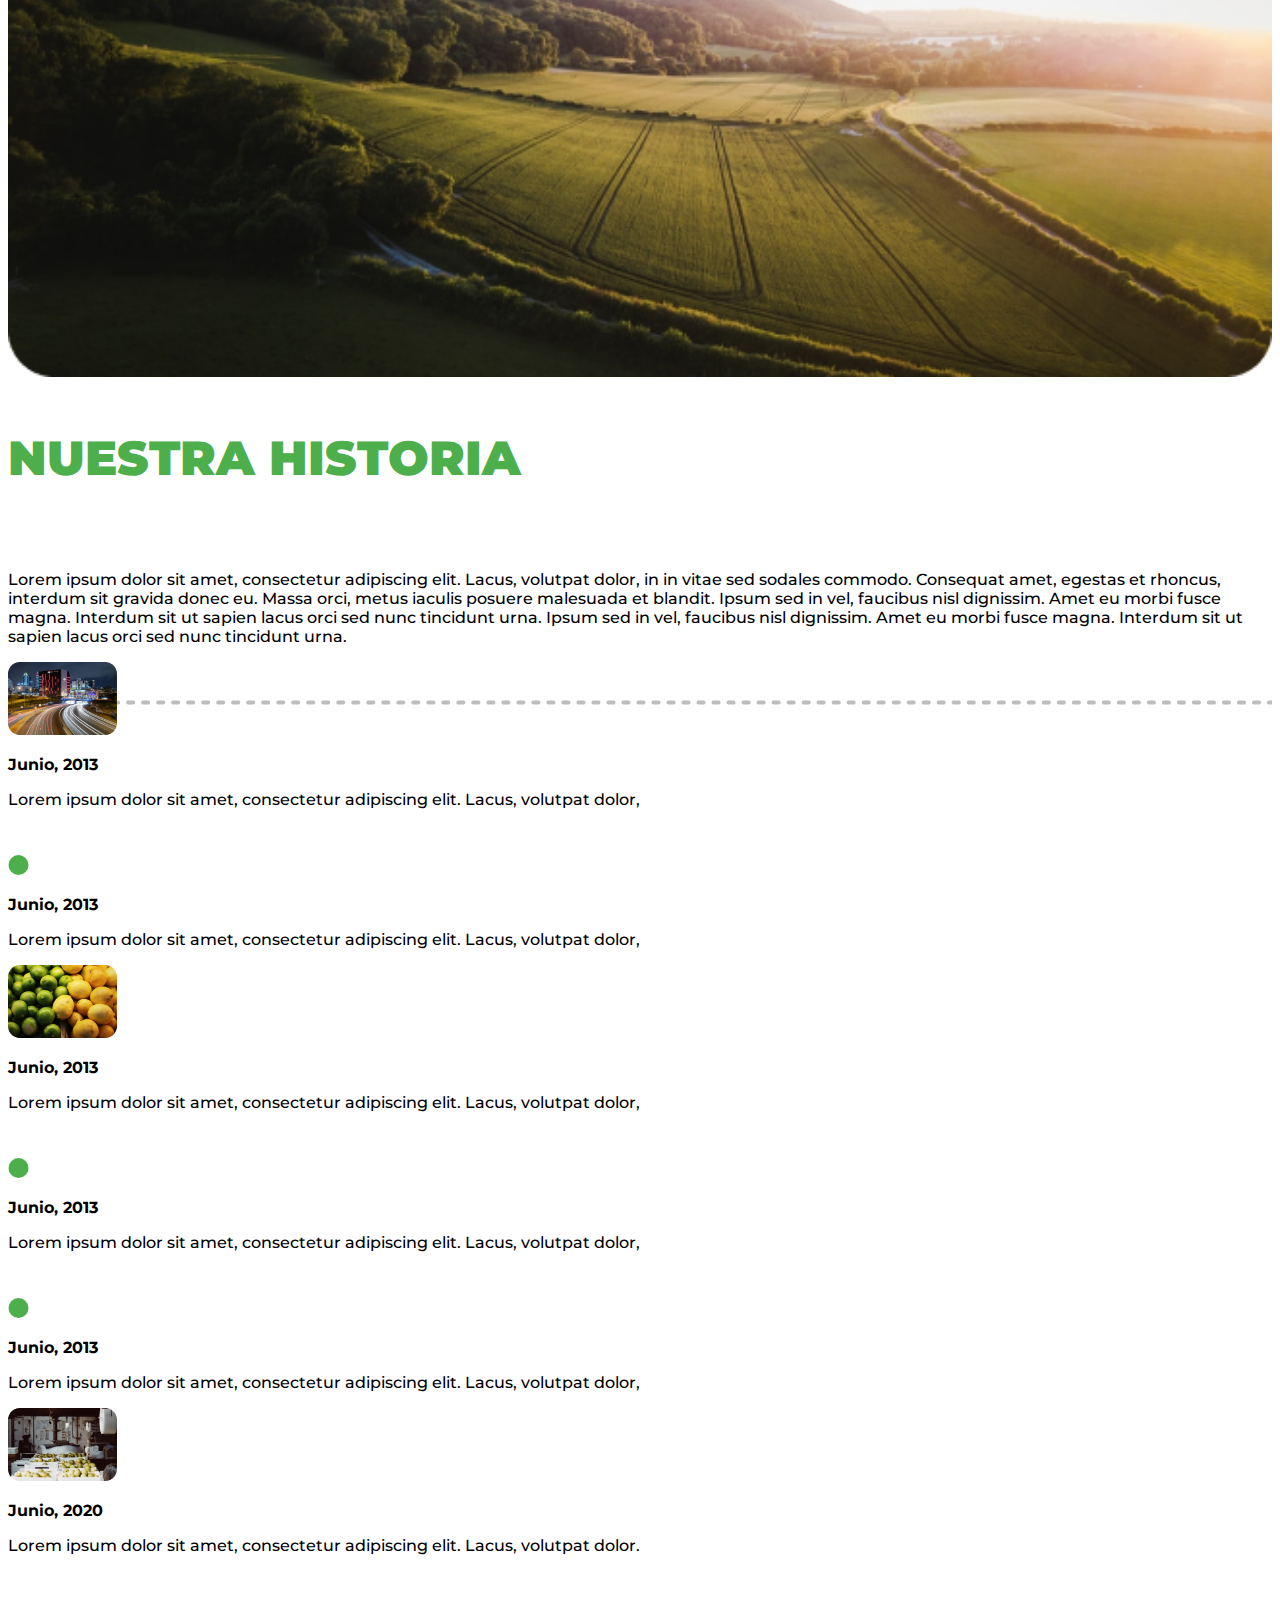
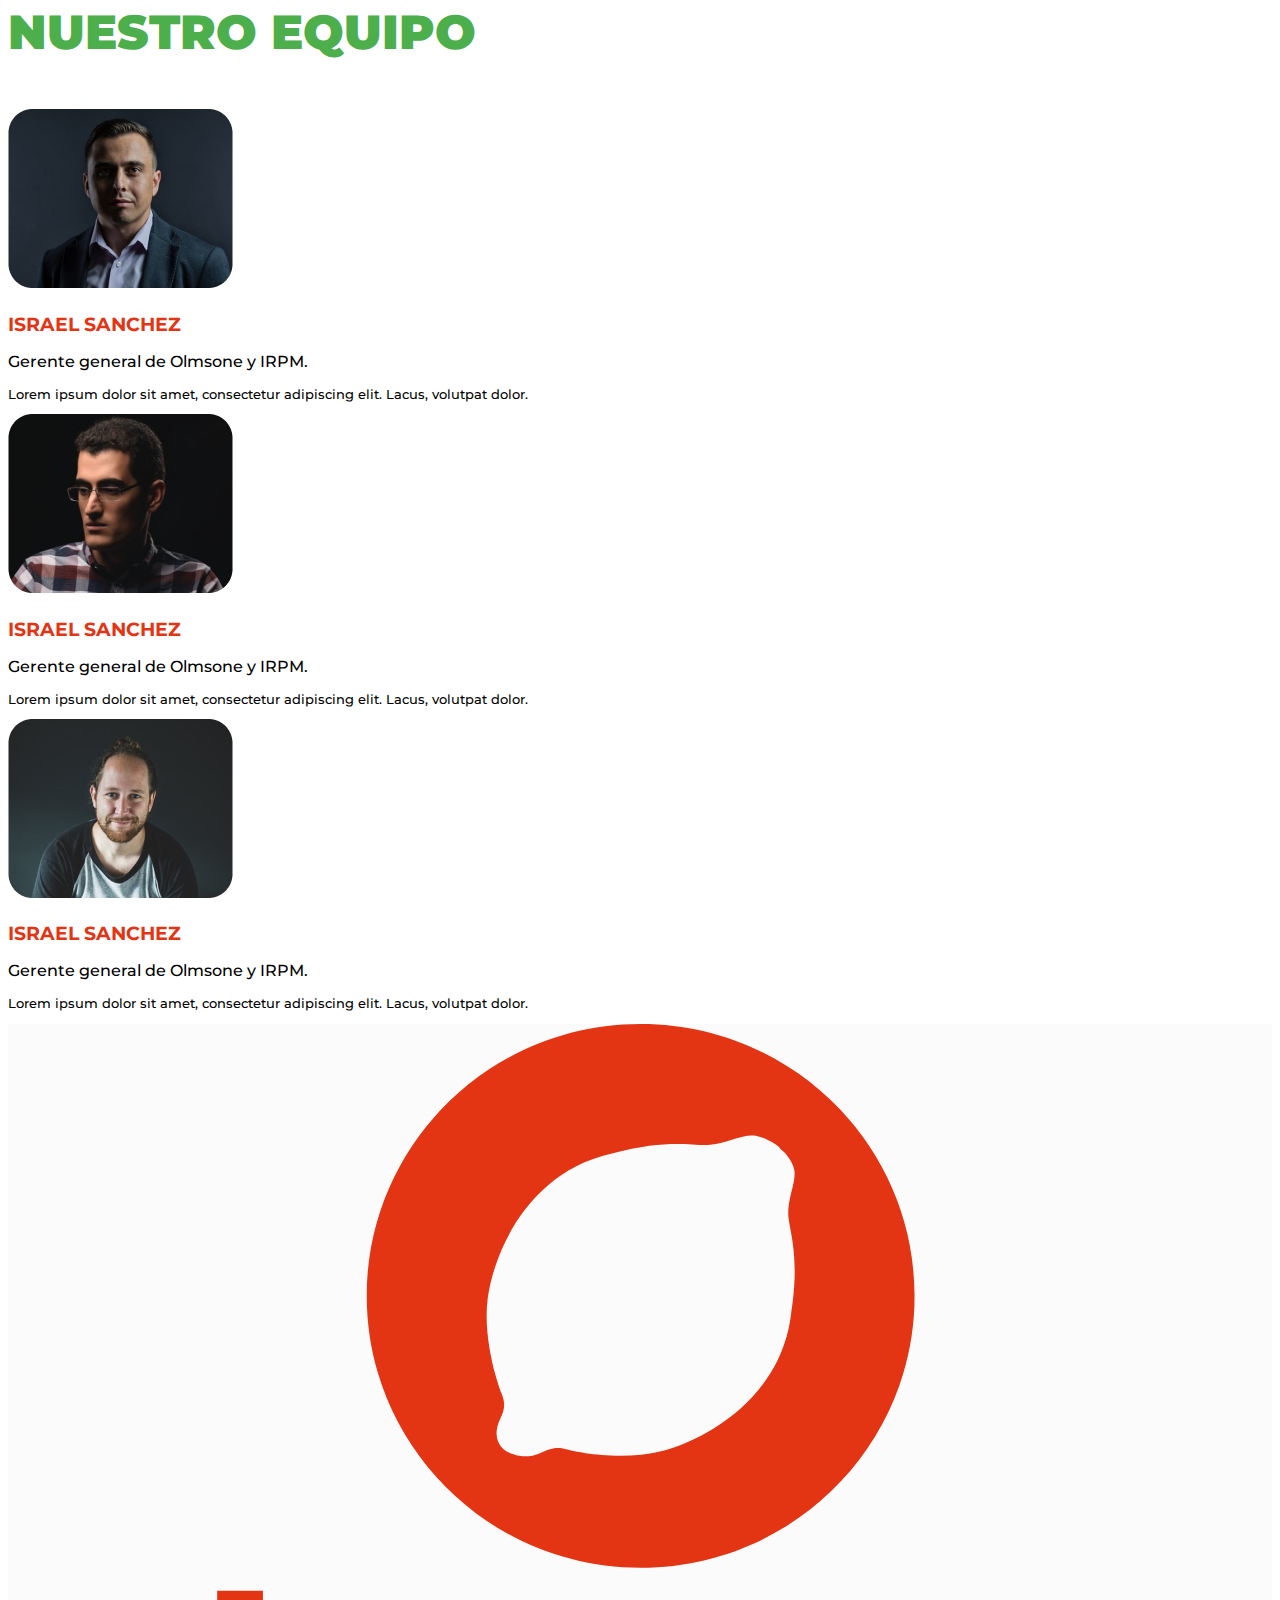
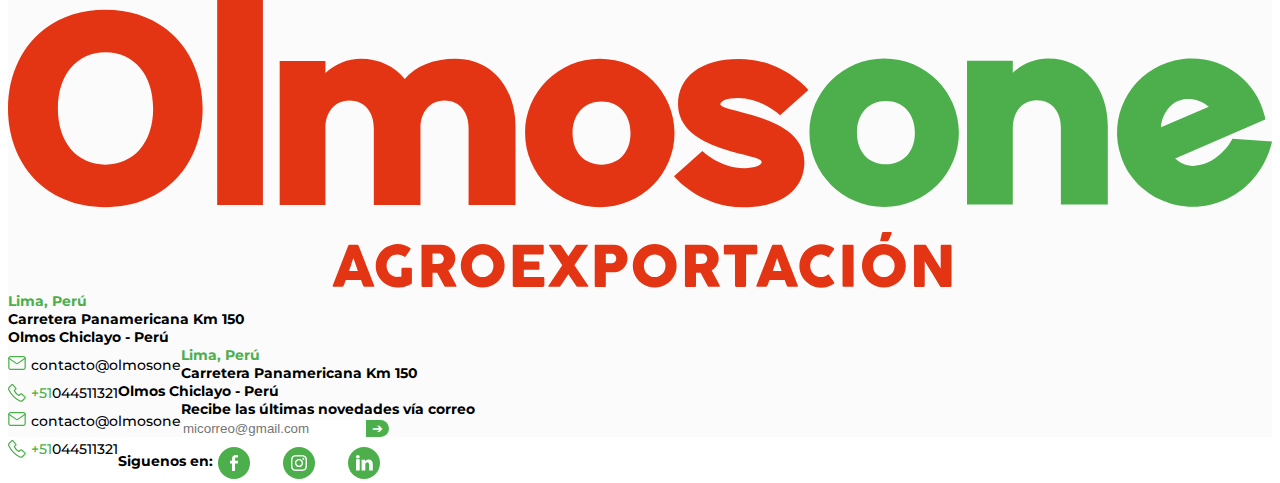
<file: conocenos.html>
<!doctype html>
<html lang="en">
  <head>
    <!-- Required meta tags -->
    <meta charset="utf-8">
    <meta name="viewport" content="width=device-width, initial-scale=1, shrink-to-fit=no">

    <link href="https://cdn.jsdelivr.net/npm/bootstrap@5.0.0-beta2/dist/css/bootstrap.min.css" rel="stylesheet" integrity="sha384-BmbxuPwQa2lc/FVzBcNJ7UAyJxM6wuqIj61tLrc4wSX0szH/Ev+nYRRuWlolflfl" crossorigin="anonymous">
    <link rel="stylesheet" href="https://cdnjs.cloudflare.com/ajax/libs/animate.css/4.1.1/animate.min.css" />
    <link rel="stylesheet" href="assets/css/index.css"/>
    <title>Olmosone - Agroexportación</title>

    <meta name="description" content="xxxxxxxxxxxxxxxxxxx">
    <meta name="keywords" content="xxxxxxxxxxxxxxxxxxxxxx">
    <meta property="og:title" content="Olmosone - Agroexportación">
    <meta property="og:description" content="xxxxxxxxxxxxxxxxxxxxxxxxx">
    <meta property="og:image:url" content="assets/banners/banner-facebook.jpg">
    <link rel="shortcut icon" href="assets/iconos-logos/ico-olmos.ico">
  </head>

  <body data-spy="scroll" data-target="#navbar" data-offset="57">

    <!-- Header -->
    <header class="header text-center fixed-top g-0">
      <div class="container-fluid">
        <div class="menu-top row g-0">
          <div class="col pl-0 transparencia-negra">
            <div id="barra-sup" class=" row  pt-0 pb-0">
                 <a href="#"><img src="assets/iconos-logos/logo-facebook.svg"></a>
                 <a href="#"><img src="assets/iconos-logos/logo-linkedin.svg"></a>
                 <a href="#"><img src="assets/iconos-logos/logo-instagram.svg"></a>
                 <a href="#" class="divisor">ES</a>
                 <a href="#">EN</a>
              </div>
          </div>
        </div>
      </div>

      <div class="container-fluid g-0">
        <div class="menu-top row">
          <div class="col g-0">
              <nav id="barra" class="navbar navbar-expand-lg navbar-dark bg-light">
                <div class="container-fluid">
                  <a class="navbar-brand" href="#">
                    <img src="assets/iconos-logos/logo-olmos-one-hori-blanco.svg" alt="Olmosone - agroexportación">
                  </a>
                  <button class="navbar-toggler" type="button" data-bs-toggle="collapse" data-bs-target="#navbar" aria-controls="navbar" aria-expanded="false" aria-label="Toggle navigation">
                    <span class="navbar-toggler-icon"></span>
                  </button>
                  <div class="collapse navbar-collapse" id="navbar">
                    <div class="me-auto"></div>
                    <div class="navbar-nav">
                      <div class="nav-item">
                        <a class="nav-link" href="index.html">Home</a>
                      </div>
                      <div class="nav-item">
                        <a class="nav-link item-activo" href="conocenos.html">Conócenos</a>
                      </div>
                      <div class="nav-item">
                        <a class="nav-link" href="#">Productos</a>
                      </div>
                      <div class="nav-item">
                        <a class="nav-link" href="#">Compromiso</a>
                      </div>
                      <div class="nav-item">
                        <a class="nav-link" href="#">Certificación</a>
                      </div>
                      <div class="nav-item">
                        <a class="nav-link btn-contacto" href="#">Contacto</a>
                      </div>
                    </div>
                  </div>
                </div>
              </nav>
          </div>
        </div>
      </div>
    </header>
    <!-- /Header -->

    <!-- Main -->
    <main id="main">
      <div id="carousel" class="carousel slide" data-bs-ride="carousel" data-bs-pause="false" >
        <div class="carousel-inner">
          <div class="carousel-item active">
            <img class="d-block w-100" src="assets/banners/banner-tracktor.jpg" alt="Ingenieros en una obra">
          </div>
          <div class="overlay">
            <div class="container">
              <div class="row align-items-start">
                <div class="col-12 text-md-left">
                  <h2 class="display-2 titular text-center">Trabajamos <strong>CALIDAD Y</strong>
                  </h2>
                  <h2 class="display-2 text-center"><strong>COMPROMISO</strong> Para ti</h2>
                </div>
              </div>
            </div>
          </div>
        </div>
      </div>
    </main>
    <!-- /Main -->

    <!-- Areas -->
    <section id="areas" class="mt-4">
      <div class="container">
        <div class="row">
          <div class="col text-center mt-4 mb-4">
            <p class="cita"><span>“</span> Desarrollamos proyectos de inversión en los sectores de energía y agroindustria priorizando el cuidado del medio ambiente. <span>”</span></p>
          </div>
        </div>
      </div>
    </section>
    <!-- /Areas -->

    <!-- Acerca de -->
    <section class="container-fluid mb-4">
      <div class="container">
        <div class="row">
          <div class="col-lg-1 pt-4 pb-4 d-none d-lg-block">
          </div>
          <div class="col-lg-5 col-12 pt-4 pb-4">
            <div class="bloque-borde shadow">
              <h2 class="text-center"><img src="assets/iconos-logos/ico-ojo.svg" class="d-inline-block"><strong>&nbsp;&nbsp;Visión</strong></h2>
              <p class="texto-gris">Lorem ipsum dolor sit amet, consectetur adipiscing elit. Dignissim facilisi dolor nulla ullamcorper.</p>
            </div>
          </div>
          <div class="col-lg-5 col-12 pt-4 pb-4">
            <div  class="bloque-borde shadow">
              <h2 class="text-center"><img src="assets/iconos-logos/ico-bandera.svg" class="d-inline-block"><strong>&nbsp;&nbsp;Misión</strong></h2>
              <p class="texto-gris">Lorem ipsum dolor sit amet, consectetur adipiscing elit. Dignissim facilisi dolor nulla ullamcorper.</p>
            </div>
          </div>
          <div class="col-lg-1 pt-4 pb-4 d-none d-lg-block">
          </div>
        </div>
      </div>
    </section>
    <!-- /Acerca de -->

    <section>
        <div class="container">
            <div class="row pt-5">
                <div class="col-lg-6 col-12 pb-4">
                    <img class="imagenes" src="assets/images/acerca.png" alt="acerca de nosotros">
                </div>
                <div class="col-lg-6 col-xs-12 pb-4">
                  <p class="subtitular">NUESTRA HISTORIA</p>
                  <br/>
                  <p>Lorem ipsum dolor sit amet, consectetur adipiscing elit. Lacus, volutpat dolor, in in vitae sed sodales commodo. Consequat amet, egestas et rhoncus, interdum sit gravida donec eu. Massa orci, metus iaculis posuere malesuada et blandit. Ipsum sed in vel, faucibus nisl dignissim. Amet eu morbi fusce magna. Interdum sit ut sapien lacus orci sed nunc tincidunt urna. Ipsum sed in vel, faucibus nisl dignissim. Amet eu morbi fusce magna. Interdum sit ut sapien lacus orci sed nunc tincidunt urna.</p>
                </div>
            </div>
        </div>
    </section>

    <section>
        <div class="container-fluid">
            <div class="row linea-punteada mt-5">
                <div class=" col-md-2 ">
                    <div class="row">
                        <div class="text-center">
                           <img src="assets/images/historia1.png" alt="foto para el 2013" class="mb-2">
                           <p><strong>Junio, 2013</strong></p>
                           <p>Lorem ipsum dolor sit amet, consectetur adipiscing elit. Lacus, volutpat dolor,</p>
                        </div>
                    </div>
                </div>
                <div class=" col-md-2 ">
                    <div class="row">
                        <div class="text-center">
                          <img src="assets/images/boton-verde.svg" alt="o" class="boton-verde mb-2">
                           <p><strong>Junio, 2013</strong></p>
                           <p>Lorem ipsum dolor sit amet, consectetur adipiscing elit. Lacus, volutpat dolor,</p>
                        </div>
                    </div>
                </div>
                <div class=" col-md-2 ">
                    <div class="row">
                        <div class="text-center">
                           <img src="assets/images/historia2.png" alt="foto para el 2014" class="mb-2">
                           <p><strong>Junio, 2013</strong></p>
                           <p>Lorem ipsum dolor sit amet, consectetur adipiscing elit. Lacus, volutpat dolor,</p>
                        </div>
                    </div>
                </div>
                <div class=" col-md-2 ">
                    <div class="row">
                        <div class="text-center">
                           <img src="assets/images/boton-verde.svg" alt="o" class="boton-verde mb-2">
                           <p><strong>Junio, 2013</strong></p>
                           <p>Lorem ipsum dolor sit amet, consectetur adipiscing elit. Lacus, volutpat dolor,</p>
                        </div>
                    </div>
                </div>
                <div class=" col-md-2 ">
                    <div class="row">
                        <div class="text-center">
                           <img src="assets/images/boton-verde.svg" alt="o" class="boton-verde mb-2">
                           <p><strong>Junio, 2013</strong></p>
                           <p>Lorem ipsum dolor sit amet, consectetur adipiscing elit. Lacus, volutpat dolor,</p>
                        </div>
                    </div>
                </div>
                <div class=" col-md-2 ">
                    <div class="row">
                        <div class="text-center">
                           <img src="assets/images/historia3.png" alt="foto para el 2020" class="mb-2">
                           <p><strong>Junio, 2020</strong></p>
                           <p>Lorem ipsum dolor sit amet, consectetur adipiscing elit. Lacus, volutpat dolor.</p>
                        </div>
                    </div>
                </div>
            </div>        
        </div>  
    </section>
    <section>
      <div class="container">
        <div class="row pt-5">
            <div class="col">
                <p class="subtitular text-center">NUESTRO EQUIPO</p>
            </div>
        </div>
        <div class="row pt-5 pb-5">
          <div class=" col-md-4">
              <div class="row">
                  <div class="text-center">
                      <img src="assets/images/equipo-1.png" alt="xxxx" class="mb-2">
                      <p class="rotulo-naranja"><strong>ISRAEL SANCHEZ</strong></p>
                      <p>Gerente general de Olmsone y IRPM.</p>
                      <p class="texto-nota">Lorem ipsum dolor sit amet, consectetur adipiscing elit. Lacus, volutpat dolor.</p>
                  </div>
              </div>
          </div>
          <div class=" col-md-4">
              <div class="row">
                  <div class="text-center">
                      <img src="assets/images/equipo-2.png" alt="xxxx" class="mb-2">
                      <p class="rotulo-naranja"><strong>ISRAEL SANCHEZ</strong></p>
                      <p>Gerente general de Olmsone y IRPM.</p>
                      <p class="texto-nota">Lorem ipsum dolor sit amet, consectetur adipiscing elit. Lacus, volutpat dolor.</p>
                  </div>
              </div>
          </div>
          <div class=" col-md-4">
              <div class="row">
                  <div class="text-center">
                      <img src="assets/images/equipo-3.png" alt="xxxx" class="mb-2">
                      <p class="rotulo-naranja"><strong>ISRAEL SANCHEZ</strong></p>
                      <p>Gerente general de Olmsone y IRPM.</p>
                      <p class="texto-nota">Lorem ipsum dolor sit amet, consectetur adipiscing elit. Lacus, volutpat dolor.</p>
                  </div>
              </div>
          </div>
        </div>
      </div>
    </section>

    <a name="contactos"></a>
    <!-- Footer -->
    <footer id="contacto" class="pb-4 pt-4">
      <div class="container">
        <div class="row">

          <div class="col-12 col-lg-8">
            <div class="container direcciones">
              
              <div class="row">
                <div class="col-4 col-md-2 logo-pie mb-4">
                  <img src="assets/iconos-logos/logo-olmosone.svg" alt="Olmosone">
                </div>
                <div class="col-12 col-md-5  mb-4">
                  <p class="texto-pie-verde">Lima, Perú</p>
                  <p>Carretera Panamericana Km 150</p>
                  <p>Olmos Chiclayo - Perú </p>
                  <p><img src="assets/iconos-logos/icono-mensaje.svg" class="icono-direc"><a href="mailto:contacto@olmosone">contacto@olmosone</a></p>
                  <p><img src="assets/iconos-logos/icono-telefono.svg" class="icono-direc"><a href="tel:+51044511321"><span>+51</span>044511321</a></p>
                </div>
                <div class="col-12 col-md-5  mb-4">
                  <p class="texto-pie-verde">Lima, Perú</p>
                  <p>Carretera Panamericana Km 150</p>
                  <p>Olmos Chiclayo - Perú </p>
                  <p><img src="assets/iconos-logos/icono-mensaje.svg" class="icono-direc"><a href="mailto:contacto@olmosone">contacto@olmosone</a></p>
                  <p><img src="assets/iconos-logos/icono-telefono.svg" class="icono-direc"><a href="tel:+51044511321"><span>+51</span>044511321</a></p>
                </div>

              </div>

            </div>
          </div>

          <div class="col-12 col-lg-4">
            <p>Recibe las últimas novedades vía correo</p>
            <form id="formulario" class="row g-3 rounded pt-2">
              <div class="input-group mb-3 ml-0">
                <input type="text" class="form-control" placeholder="micorreo@gmail.com" aria-label="micorreo@gmail.com" aria-describedby="button-addon2">
                <button class="btn btn-outline-secondary" type="button" id="button-addon2">&#10132;</button>
              </div>
            </form>
            <div id="barra-inf" class="row pt-0 pb-0">
                 <p>Siguenos en:</p>
                 <a href="#"><img src="assets/iconos-logos/icono-circulo-fb.svg"></a>
                 <a href="#"><img src="assets/iconos-logos/icono-circulo-is.svg"></a>
                 <a href="#"><img src="assets/iconos-logos/icono-circulo-li.svg"></a>
              </div>
          </div>
        </div>
      </div>
    </footer>
    <!-- /Footer -->

    <!-- Optional JavaScript -->
    <script src="https://code.jquery.com/jquery-2.2.4.min.js" integrity="sha384-rY/jv8mMhqDabXSo+UCggqKtdmBfd3qC2/KvyTDNQ6PcUJXaxK1tMepoQda4g5vB" crossorigin="anonymous"></script>
    <script src="https://cdn.jsdelivr.net/npm/bootstrap@5.0.0-beta2/dist/js/bootstrap.bundle.min.js" integrity="sha384-b5kHyXgcpbZJO/tY9Ul7kGkf1S0CWuKcCD38l8YkeH8z8QjE0GmW1gYU5S9FOnJ0" crossorigin="anonymous"></script>
    <script src="assets/js/funciones.js"></script>
  </body>
</html>
</file>
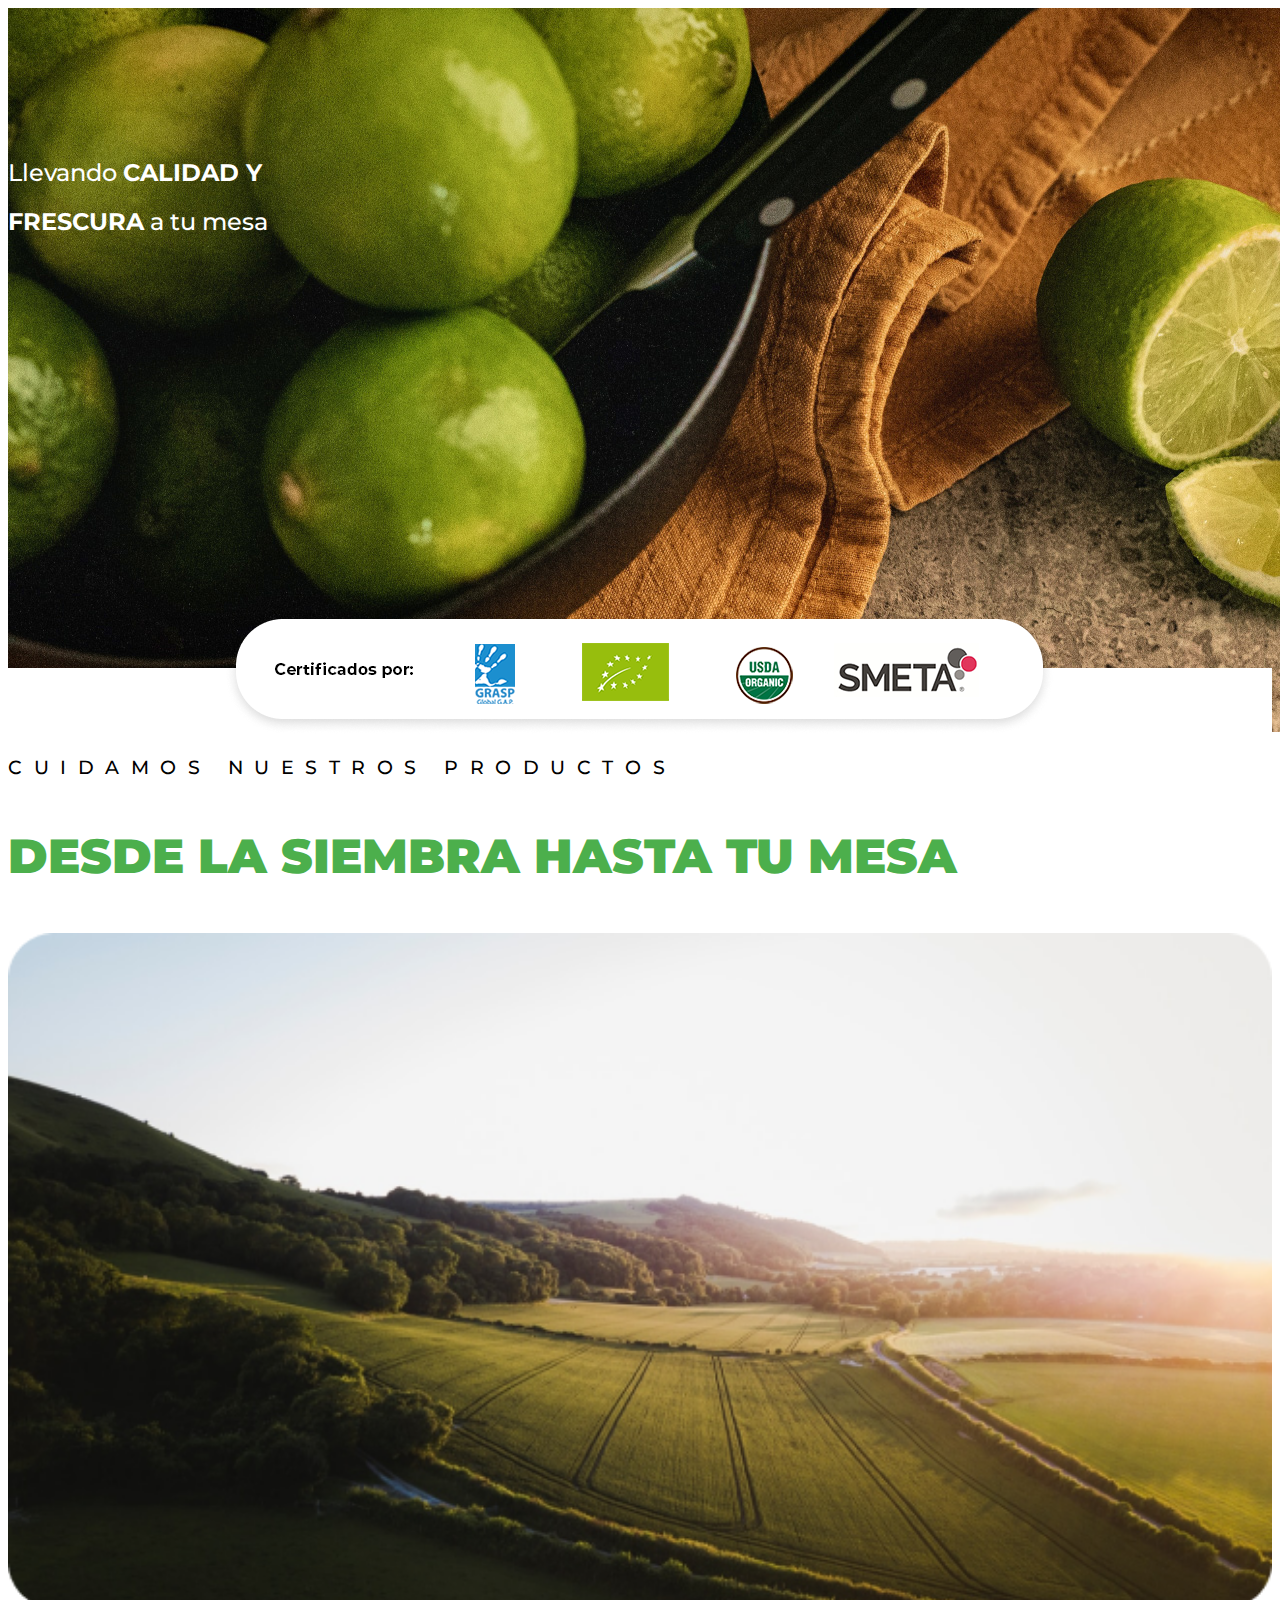
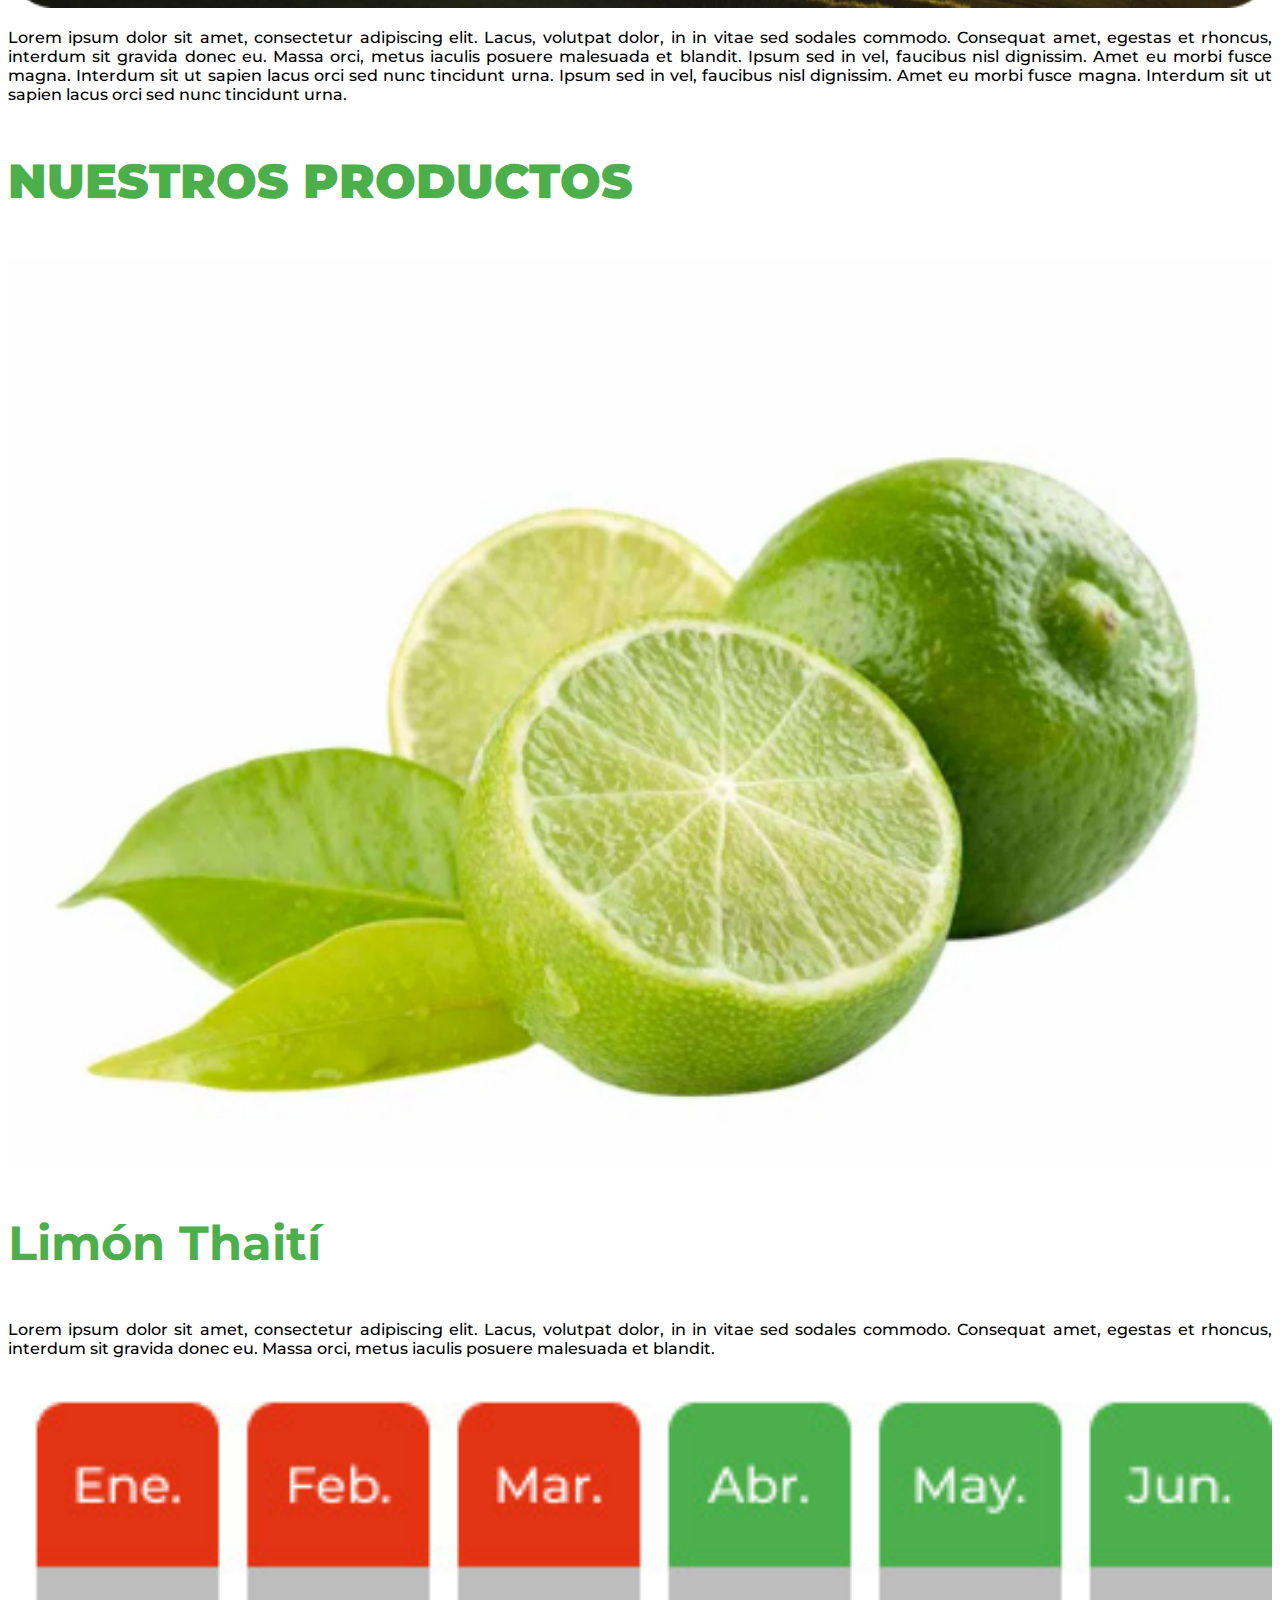
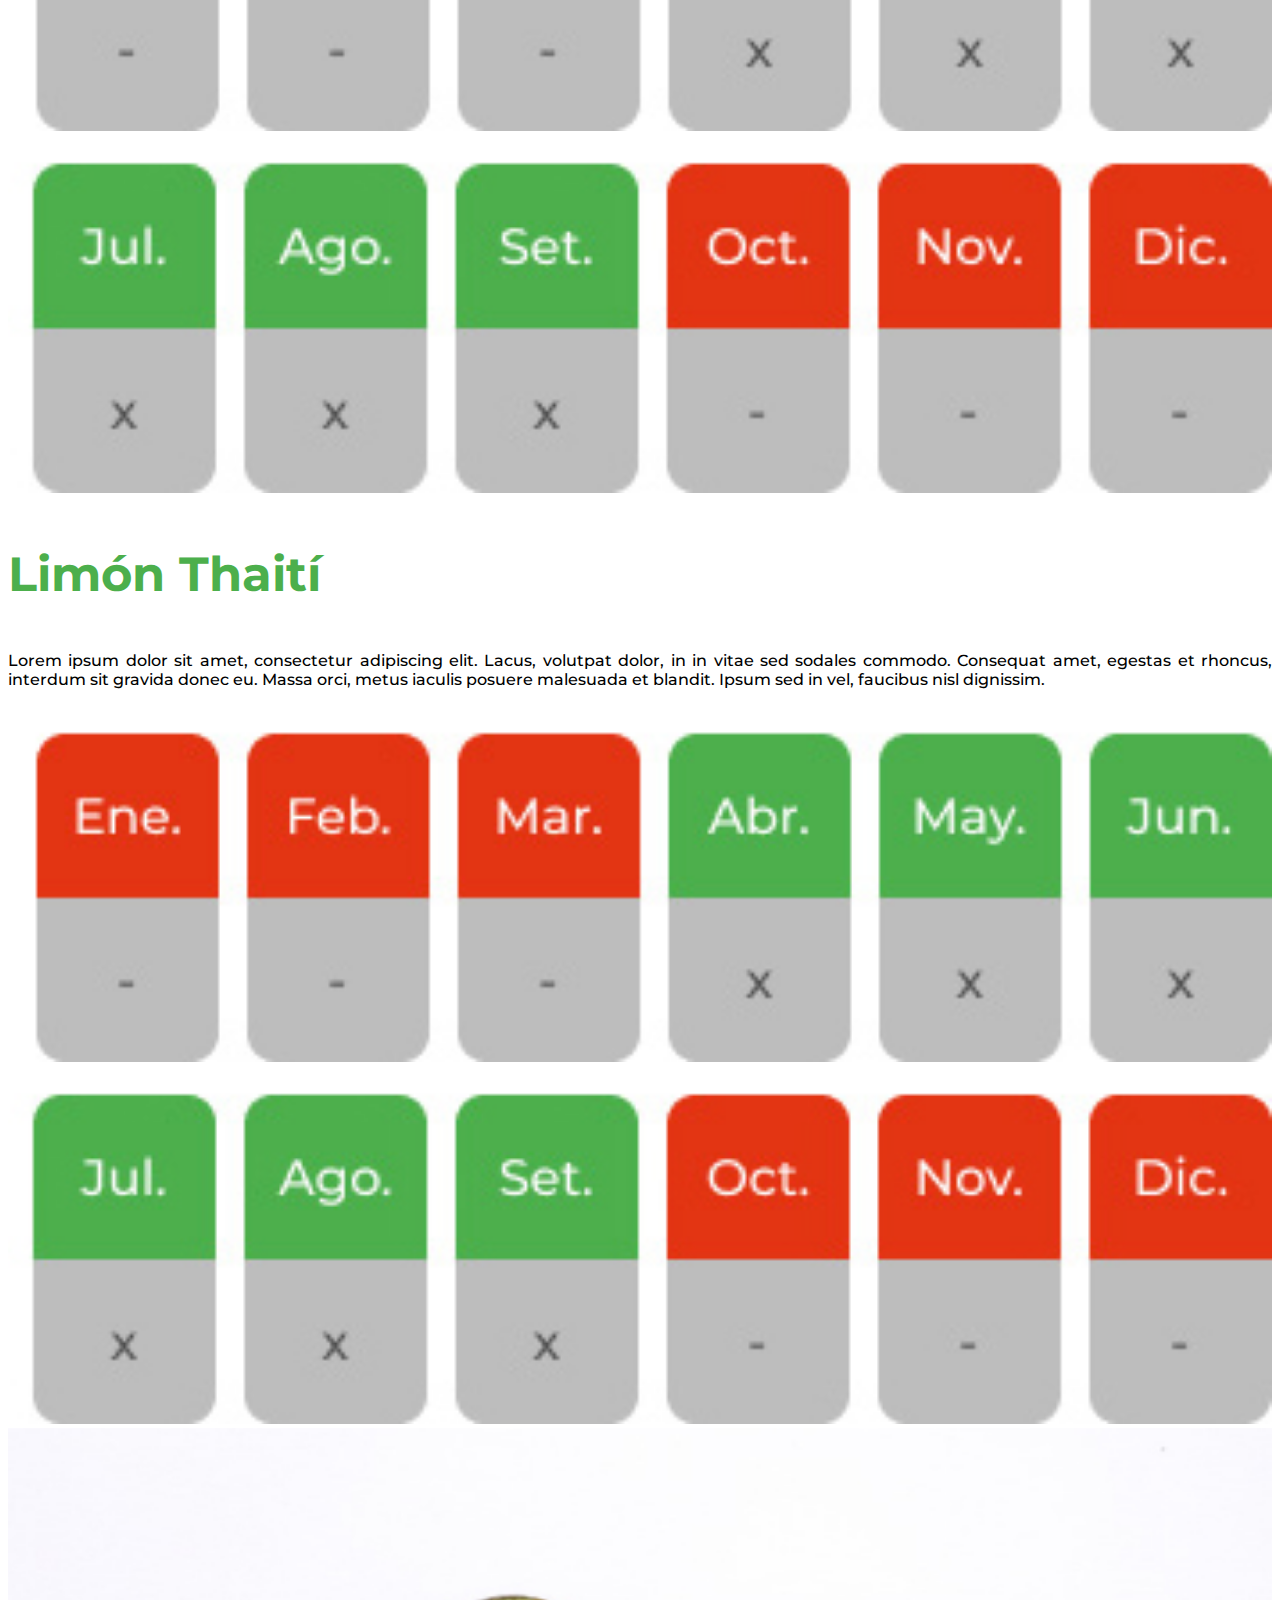
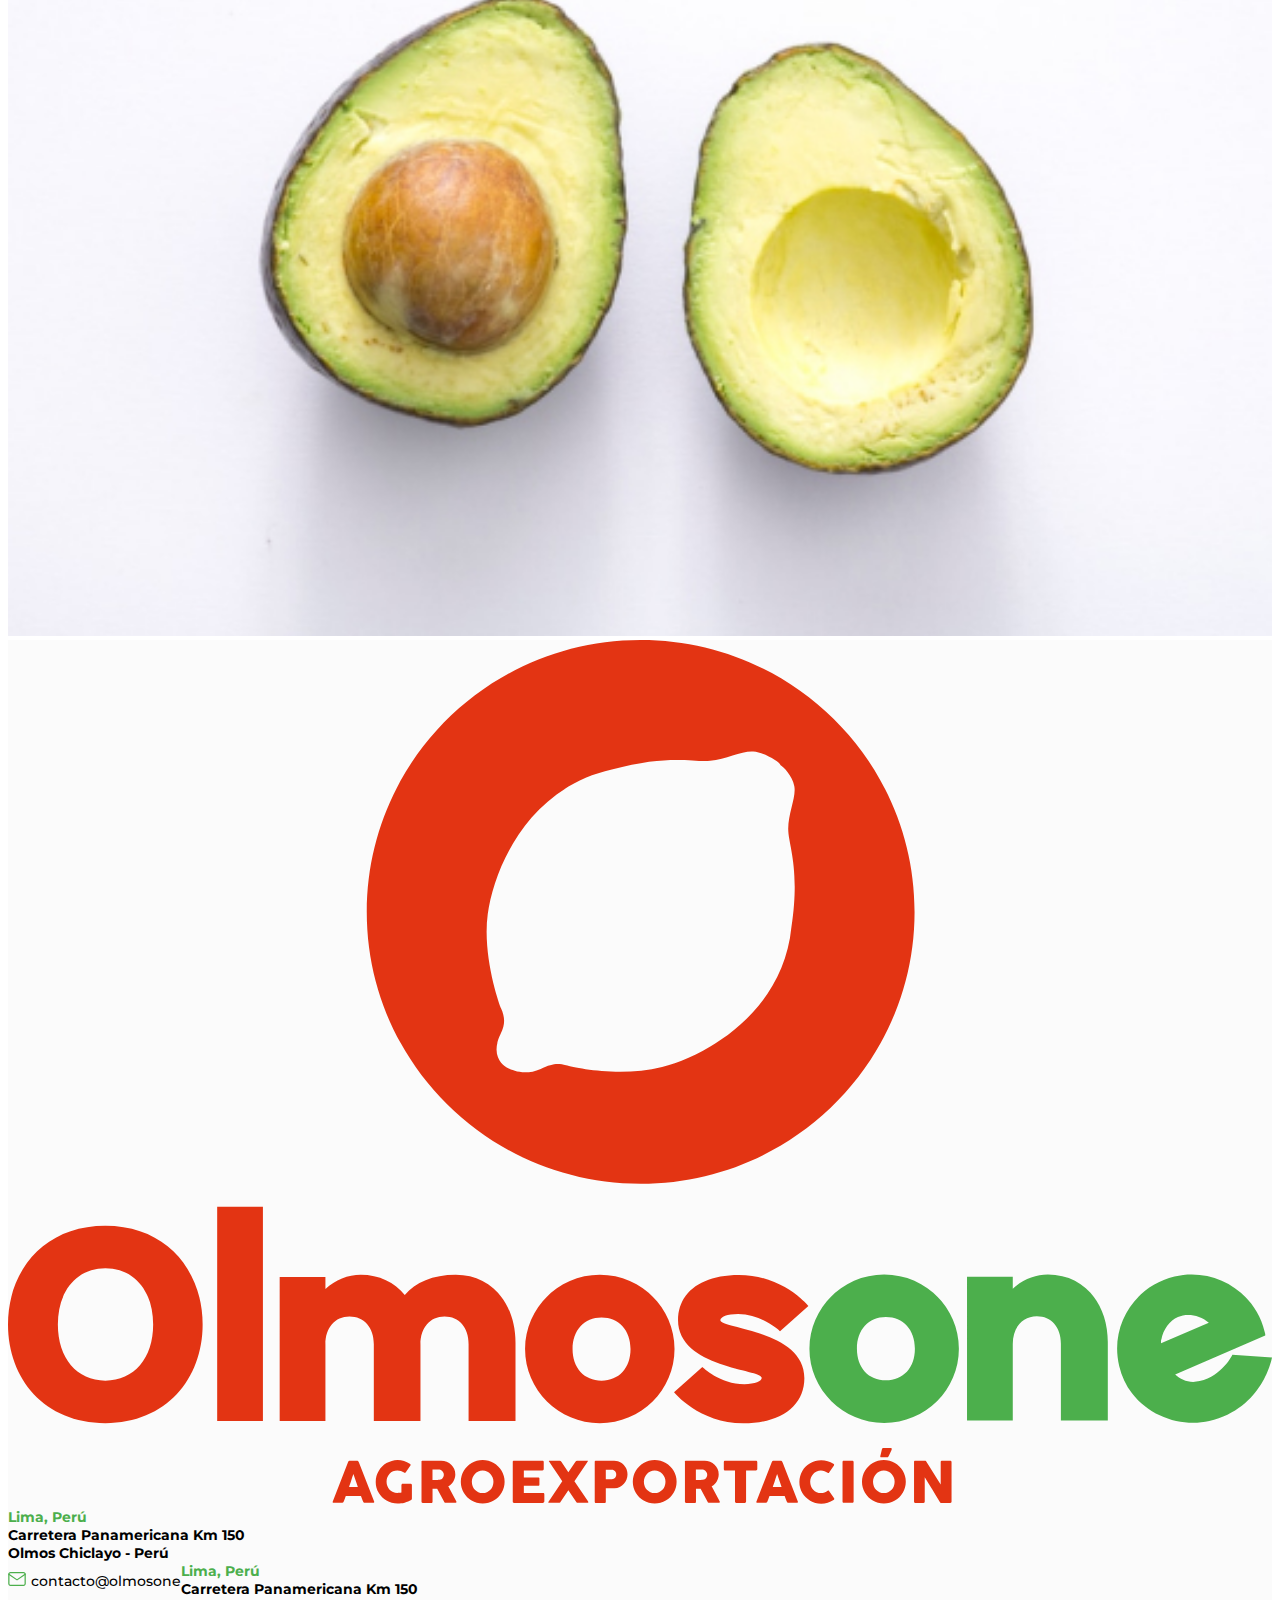
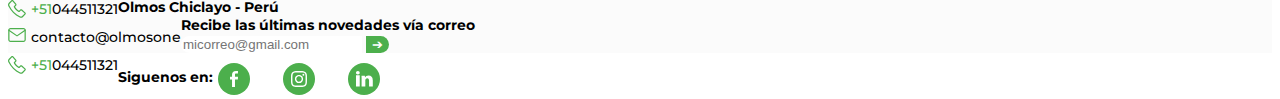
<file: productos.html>
<!doctype html>
<html lang="en">
  <head>
    <!-- Required meta tags -->
    <meta charset="utf-8">
    <meta name="viewport" content="width=device-width, initial-scale=1, shrink-to-fit=no">

    <link href="https://cdn.jsdelivr.net/npm/bootstrap@5.0.0-beta2/dist/css/bootstrap.min.css" rel="stylesheet" integrity="sha384-BmbxuPwQa2lc/FVzBcNJ7UAyJxM6wuqIj61tLrc4wSX0szH/Ev+nYRRuWlolflfl" crossorigin="anonymous">
    <link rel="stylesheet" href="https://cdnjs.cloudflare.com/ajax/libs/animate.css/4.1.1/animate.min.css" />
    <link rel="stylesheet" href="assets/css/index.css"/>

    <title>Olmosone - Agroexportación</title>

    <meta name="description" content="xxxxxxxxxxxxxxxxxxx">
    <meta name="keywords" content="xxxxxxxxxxxxxxxxxxxxxx">
    <meta property="og:title" content="Olmosone - Agroexportación">
    <meta property="og:description" content="xxxxxxxxxxxxxxxxxxxxxxxxx">
    <meta property="og:image:url" content="assets/banners/banner-facebook.jpg">
    <link rel="shortcut icon" href="assets/iconos-logos/ico-olmos.ico">
  </head>

  <body data-spy="scroll" data-target="#navbar" data-offset="57">
    <!-- Header -->
    <header class="header text-center fixed-top g-0">
      <div class="container-fluid">
        <div class="menu-top row g-0">
          <div class="col pl-0 transparencia-negra">
            <div id="barra-sup" class=" row  pt-0 pb-0">
                 <a href="#"><img src="assets/iconos-logos/logo-facebook.svg"></a>
                 <a href="#"><img src="assets/iconos-logos/logo-linkedin.svg"></a>
                 <a href="#"><img src="assets/iconos-logos/logo-instagram.svg"></a>
                 <a href="#" class="divisor">ES</a>
                 <a href="#">EN</a>
              </div>
          </div>
        </div>
      </div>

      <div class="container-fluid g-0">
        <div class="menu-top row">
          <div class="col g-0">
              <nav id="barra" class="navbar navbar-expand-lg navbar-dark bg-light">
                <div class="container-fluid">
                  <a class="navbar-brand" href="#">
                    <img src="assets/iconos-logos/logo-olmos-one-hori-blanco.svg" alt="Olmosone - agroexportación">
                  </a>
                  <button class="navbar-toggler" type="button" data-bs-toggle="collapse" data-bs-target="#navbar" aria-controls="navbar" aria-expanded="false" aria-label="Toggle navigation">
                    <span class="navbar-toggler-icon"></span>
                  </button>
                  <div class="collapse navbar-collapse" id="navbar">
                    <div class="me-auto"></div>
                    <div class="navbar-nav">
                      <div class="nav-item">
                        <a class="nav-link" href="index.html">Home</a>
                      </div>
                      <div class="nav-item">
                        <a class="nav-link" href="conocenos.html">Conócenos</a>
                      </div>
                      <div class="nav-item">
                        <a class="nav-link item-activo" href="productos.html">Productos</a>
                      </div>
                      <div class="nav-item">
                        <a class="nav-link" href="compromiso.html">Compromiso</a>
                      </div>
                      <div class="nav-item">
                        <a class="nav-link" href="certificacion.html">Certificación</a>
                      </div>
                      <div class="nav-item">
                        <a class="nav-link btn-contacto" href="contacto.html">Contacto</a>
                      </div>
                    </div>
                  </div>
                </div>
              </nav>
          </div>
        </div>
      </div>
    </header>
    <!-- /Header -->

    <!-- Main -->
    <main id="main">
      <div id="carousel" class="carousel slide" data-bs-ride="carousel" data-bs-pause="false" >
        <div class="carousel-inner">
          <div class="carousel-item active">
            <img class="d-block w-100" src="assets/banners/banner-productos.jpg" alt="Limnes en la mesa">
          </div>
          <div class="overlay">
            <div class="container">
              <div class="row align-items-start">
                <div class="col-12 text-md-left">
                  <h2 class="display-2 titular text-center">Llevando <strong>CALIDAD Y</strong>
                  </h2>
                  <h2 class="display-2 text-center"><strong>FRESCURA</strong> a tu mesa</h2>
                </div>
              </div>
            </div>
          </div>
        </div>
      </div>
    </main>
    <!-- /Main -->

    <!-- Areas -->
    <section id="areas" class="mt-4">
      <div class="container">
        <div class="row">
          <div class="col text-center mt-4">
            <p class="texto-separado">CUIDAMOS NUESTROS PRODUCTOS</p>
            <p class="subtitular">DESDE LA SIEMBRA HASTA TU MESA</p>
          </div>
        </div>
      </div>
    </section>
    <!-- /Areas -->

    <section>
        <div class="container">
            <div class="row align-items-center">
                <div class="col-lg-6 col-12 pb-4">
                    <img class="imagenes" src="assets/images/acerca.png" alt="acerca de nosotros">
                </div>
                <div class="col-lg-6 col-xs-12 pb-4 text-justify">
                  <p>Lorem ipsum dolor sit amet, consectetur adipiscing elit. Lacus, volutpat dolor, in in vitae sed sodales commodo. Consequat amet, egestas et rhoncus, interdum sit gravida donec eu. Massa orci, metus iaculis posuere malesuada et blandit. Ipsum sed in vel, faucibus nisl dignissim. Amet eu morbi fusce magna. Interdum sit ut sapien lacus orci sed nunc tincidunt urna. Ipsum sed in vel, faucibus nisl dignissim. Amet eu morbi fusce magna. Interdum sit ut sapien lacus orci sed nunc tincidunt urna.</p>
                </div>
            </div>
        </div>
    </section>
        <section id="areas" class="mt-4">
      <div class="container">
        <div class="row">
          <div class="col text-center mt-4 mb-5">
            <p class="subtitular">NUESTROS PRODUCTOS</p>
          </div>
        </div>
      </div>
    </section>
    <section>
        <div class="container">
            <div class="row align-items-center pb-4">
                <div class="col-lg-5 col-12 pb-4">
                    <img class="imagenes" src="assets/images/limon.jpg" alt="acerca de nosotros">
                </div>
                <div class="col-lg-7 col-xs-12 pb-4 text-justify">
                  <p class="subtitular2">Limón Thaití</p>
                  <p>Lorem ipsum dolor sit amet, consectetur adipiscing elit. Lacus, volutpat dolor, in in vitae sed sodales commodo. Consequat amet, egestas et rhoncus, interdum sit gravida donec eu. Massa orci, metus iaculis posuere malesuada et blandit.</p>
                  <div class="row">
                    <div class="col-lg-6 col-12 g-0">
                      <img class="imagenes" src="assets/images/meses1.jpg" alt="acerca de nosotros">
                    </div>
                    <div class="col-lg-6 col-12 g-0">
                      <img class="imagenes" src="assets/images/meses2.jpg" alt="acerca de nosotros">
                    </div>
                  </div>
                </div>
            </div>
        </div>
    </section>
    <section>
        <div class="container">
            <div class="row align-items-center pb-4">
                <div class="col-lg-7 col-xs-12 pb-4 text-justify">
                  <p class="subtitular2">Limón Thaití</p>
                  <p>Lorem ipsum dolor sit amet, consectetur adipiscing elit. Lacus, volutpat dolor, in in vitae sed sodales commodo. Consequat amet, egestas et rhoncus, interdum sit gravida donec eu. Massa orci, metus iaculis posuere malesuada et blandit. Ipsum sed in vel, faucibus nisl dignissim.</p>
                  <div class="row">
                    <div class="col-lg-6 col-12 g-0">
                      <img class="imagenes" src="assets/images/meses1.jpg" alt="acerca de nosotros">
                    </div>
                    <div class="col-lg-6 col-12 g-0">
                      <img class="imagenes" src="assets/images/meses2.jpg" alt="acerca de nosotros">
                    </div>
                  </div>
                </div>
                <div class="col-lg-5 col-12 pb-4">
                <img class="imagenes" src="assets/images/avocados.jpg" alt="acerca de nosotros">
            </div>
            </div>
        </div>
    </section>

    <a name="contactos"></a>
    <!-- Footer -->
    <footer id="contacto" class="pb-4 pt-4">
      <div class="container">
        <div class="row">

          <div class="col-12 col-lg-8">
            <div class="container direcciones">
              
              <div class="row">
                <div class="col-4 col-md-2 logo-pie mb-4">
                  <img src="assets/iconos-logos/logo-olmosone.svg" alt="Olmosone">
                </div>
                <div class="col-12 col-md-5  mb-4">
                  <p class="texto-pie-verde">Lima, Perú</p>
                  <p>Carretera Panamericana Km 150</p>
                  <p>Olmos Chiclayo - Perú </p>
                  <p><img src="assets/iconos-logos/icono-mensaje.svg" class="icono-direc"><a href="mailto:contacto@olmosone">contacto@olmosone</a></p>
                  <p><img src="assets/iconos-logos/icono-telefono.svg" class="icono-direc"><a href="tel:+51044511321"><span>+51</span>044511321</a></p>
                </div>
                <div class="col-12 col-md-5  mb-4">
                  <p class="texto-pie-verde">Lima, Perú</p>
                  <p>Carretera Panamericana Km 150</p>
                  <p>Olmos Chiclayo - Perú </p>
                  <p><img src="assets/iconos-logos/icono-mensaje.svg" class="icono-direc"><a href="mailto:contacto@olmosone">contacto@olmosone</a></p>
                  <p><img src="assets/iconos-logos/icono-telefono.svg" class="icono-direc"><a href="tel:+51044511321"><span>+51</span>044511321</a></p>
                </div>

              </div>

            </div>
          </div>

          <div class="col-12 col-lg-4">
            <p>Recibe las últimas novedades vía correo</p>
            <form id="formulario" class="row g-3 rounded pt-2">
              <div class="input-group mb-3 ml-0">
                <input type="text" class="form-control" placeholder="micorreo@gmail.com" aria-label="micorreo@gmail.com" aria-describedby="button-addon2">
                <button class="btn btn-outline-secondary" type="button" id="button-addon2">&#10132;</button>
              </div>
            </form>
            <div id="barra-inf" class="row pt-0 pb-0">
                 <p>Siguenos en:</p>
                 <a href="#"><img src="assets/iconos-logos/icono-circulo-fb.svg"></a>
                 <a href="#"><img src="assets/iconos-logos/icono-circulo-is.svg"></a>
                 <a href="#"><img src="assets/iconos-logos/icono-circulo-li.svg"></a>
              </div>
          </div>
        </div>
      </div>
    </footer>
    <!-- /Footer -->

    <!-- Optional JavaScript -->
    <script src="https://code.jquery.com/jquery-2.2.4.min.js" integrity="sha384-rY/jv8mMhqDabXSo+UCggqKtdmBfd3qC2/KvyTDNQ6PcUJXaxK1tMepoQda4g5vB" crossorigin="anonymous"></script>
    <script src="https://cdn.jsdelivr.net/npm/bootstrap@5.0.0-beta2/dist/js/bootstrap.bundle.min.js" integrity="sha384-b5kHyXgcpbZJO/tY9Ul7kGkf1S0CWuKcCD38l8YkeH8z8QjE0GmW1gYU5S9FOnJ0" crossorigin="anonymous"></script>
    <script src="assets/js/funciones.js"></script>
  </body>
</html>
</file>
<file: assets/css/index.css>
@import url('https://fonts.googleapis.com/css2?family=Montserrat:wght@300;500;700;800&display=swap');
@import url('https://fonts.googleapis.com/css2?family=Yusei+Magic&display=swap');

p{
  font-family: 'Montserrat', sans-serif!important;
 }

html{
  font-family: 'Montserrat', sans-serif!important;
  font-weight:  500!important;
  color: #000;
}
.text-justify{
  text-align: justify;
}
header{
  position:absolute;
  top:0;
  width:100%;
}
.texto-intro{
  font-family: 'Montserrat', sans-serif!important;
  font-weight:  500!important;
  font-size: 1.2em;
}
.transparencia-negra{
  background: rgba(0, 0, 0, 0.3) 
}
#barra-sup{
  height: 30px;
  float: right;
  padding: 0 50px;
  font-size: 18px;
  font-weight: lighter;
  text-align: center;
}
#barra-inf{
  height: 30px;
  float: left;
  padding: 0;
}
.divisor{
  border-right: 1px solid white;
}
#barra-sup img{
  height: 16px;
  widht: auto;
}
#barra-sup a:link, #barra-sup a:visited, #barra-inf a:link, #barra-inf a:visited {
  height: 30px;
  display: block;
  width: 60px;
  text-decoration: none;
  color: white;
  font-weight: bold;
  float: left;
}
#barra{
  background-color: transparent !important;
  padding: 10px 50px 10px 50px;
}
#barra2{
  display: none;
  background-color: rgba(0, 0, 0, 0.6) !important;
  padding: 10px 50px 10px 50px;
}
#barra img, #barra2 img {width: 170px;height: auto;}
.menu-top, #main{
  max-width:  1920px;
  margin:0 auto;
}
.nav-link{
  color: white!important;
  font-family: 'Montserrat', sans-serif;
  font-weight:  700!important;
  padding: 10px 20px!important;
}
.nav-link:hover{
  color:#4CAF4C!important;
  font-weight:  700!important;
}
.item-activo{
  border-bottom: 2px solid #4CAF4C;
}
.btn-contacto {
  background-color: #4CAF4C;
  color: white;
  border-radius: 14px;
  height: 30px;
  margin-top: 7px;
  padding-top: 4px!important;
}
.btn-contacto-big {
  background-color: #4CAF4C;
  color: white;
  border-radius: 15px;
  height: 30px;
  text-decoration: none;
  margin-top: 0px;
  padding-top: 8px;
  margin-bottom: 115px;
  font-weight: 500px!important;
  font-family: 'Montserrat', sans-serif;
}
.btn-contacto:hover, .btn-contacto-big:hover {
  background-color: #fff;
  color:#4CAF4C;
}
#barra .nav-link, #barra2 .nav-link{
  font-family: 'Montserrat', sans-serif;
  font-weight:  700!important;
}
#barra .nav-link:hover, #barra2 .nav-link:hover{
  font-weight:  700!important;
}
.container h1{
  font-family: 'Montserrat', sans-serif!important;
  font-weight:  800!important;
}
.container h2{
  font-family: 'Montserrat', sans-serif!important;
  font-weight:  500!important;
}
.titular{
  margin-top: 150px;
}
.texto-separado{
  font-size: 1.2em;
  font-family: 'Montserrat', sans-serif!important;
  letter-spacing: 0.6em
}
.subtitular{
  font-size: 3em;
  color: #4CAF4C!important;
  font-family: 'Montserrat', sans-serif!important;
  font-weight: 900!important;
}
.subtitular2{
  font-size: 3em;
  color: #4CAF4C!important;
  font-family: 'Montserrat', sans-serif!important;
  font-weight: 700!important;
}
.subtitular3{
  font-size: 2em;
  color: #4CAF4C!important;
  font-family: 'Montserrat', sans-serif!important;
  font-weight: 900!important;
}
.cita{
  font-size: 2.5em;
  color: #4CAF4C!important;
  font-family: 'Montserrat', sans-serif!important;
  font-weight: 900!important;
  font-family: 'Montserrat', sans-serif!important;
}
.cita span{
  color: #999!important;
  font-family: 'Yusei Magic', sans-serif!important;
}
.bloque-borde{
  border: 0;
  -webkit-border-radius: 30px;
  -moz-border-radius: 30px;
  border-radius: 30px;
  padding: 15px 20px;
}
#main .carousel-inner img {
  /*max-height: 90vh;*/
  max-height:750px;
  object-fit: cover;
}
#carousel, .card-container, .card-image, .info-equipo {
  position: relative;
}
#carousel .overlay, #carousel .overlay2, #tarjetas.card {
  position: absolute;
  top: 0;
  bottom: 0;
  left: 0;
  right: 0;
  /*background-color: rgba(0, 0, 0, 0.5);*/
  color: white;
}
.overlay{
  background: url("../certificaciones/fondo-certificaciones.png") no-repeat bottom;
}
.overlay-fecha{
  background-color: #4CAF4C;
  position: absolute;
  bottom: 0;
  right: 0;
  width: auto;
  color: white;
  border-top-left-radius:5px;
}
.overlay-inf{
  position: absolute;
  bottom: 30px;
  right: 0;
  height: 140px;
  width: 100%;
  color: white;
  text-align: center;
}
.overlay-sup{
  position: absolute;
  top: 30px;
  right: 0;
  height: 160px;
  width: 100%;
  color: white;
}
#carousel .overlay .container,
#carousel .overlay .row,
#carousel .overlay2 .container,
#carousel .overlay2 .row,
.card-img-overlay,
.card-img-overlay .row{
  height: 100%;
}

#acerca{
  background-color: #4CAF4C;
}
.titu-seccion{
  color: white;
  font-weight: 700!important;
}
#acerca .card{
  border: 0;
  background-color: transparent!important;
}

.card-title{
  color: #e33413;
  font-size: 1.5em;
  font-weight: 500;
  margin-bottom:0!important;
}

.card-text{
  color: #fff;
  font-size: 1.5em;
}

.btn-outline-info{
  border:2px solid #14B5E1;
  color:#14B5E1;
}
.btn-outline-info:hover{
  background-color: #14B5E1;
  border:2px solid #14B5E1;
  color:#fff;
}
.btn-primary{
  border:2px solid #14B5E1;
  background-color: #14B5E1;
  color:#FFF;
}
.btn-primary:hover{
  background-color: #00c8ff;
  border:2px solid #00c8ff;
  color:#fff;
}
#contacto {
  background-color: #fbfbfb;
}
.logo-pie img{
  width: 100%;
  height: auto;
}
#contacto a {
  color: white;
}
#contacto p{
  margin: 0!important;
  font-weight: 700;
  font-family: 'Montserrat', sans-serif!important;
  font-size: 0.9em!important;
}
.icono-direc{
  clear: left;
  width: 18px;
  margin-top: 10px!important;
  height: auto;
  display: block;
  float: left;
}
.texto-gris{
  font-family: 'Montserrat', sans-serif!important;
  font-size: 1.5em!important;
  color: #999;
}
.texto-numero{
  font-family: 'Montserrat', sans-serif!important;
  font-size: 2.5em!important;
  margin-bottom: 0;
  font-weight: 900!important;
}
#contacto a:link, #contacto a:visited{
  font-weight: 500;
  color: #000;
  text-decoration: none;
  padding-left: 5px;
  display: block;
  margin-top: 10px!important;
  display: block;
  float: left;
}
#contacto a:hover{
  color: #4CAF4C;
}
.direcciones{
  padding-right: 0;
  padding-left: 0;
}
.texto-pie-verde, #contacto span {
  color: #4CAF4C;
}
.ico-mail{
  background: url("../iconos-logos/iconos-mensaje.svg") no-repeat left;
  width: 25px;
  height: auto;
}
#formulario input{
  -webkit-border-top-left-radius: 20px;
  -webkit-border-bottom-left-radius: 20px;
  -moz-border-radius-topleft: 20px;
  -moz-border-radius-bottomleft: 20px;
  border-top-left-radius: 20px;
  border-bottom-left-radius: 20px;
  border: 0;
}
#formulario button{
  -webkit-border-top-right-radius: 20px;
  -webkit-border-bottom-right-radius: 20px;
  -moz-border-radius-topright: 20px;
  -moz-border-radius-bottomright: 20px;
  border-top-right-radius: 20px;
  border-bottom-right-radius: 20px;
  border: 0;
  background-color:#4CAF4C;
  color: white;
}

#formulario-prin{
  box-shadow: 0 0 12px #999;
  padding:20px 30px;
  border: 1px solid #ccc;
  -webkit-border-radius: 20px;
  -moz-border-radius: 20px;
  border-radius: 20px;
  background-color: #fff;
}
#formulario-prin input, #formulario-prin select, #formulario-prin textarea{
  background-color: #F2F2F2;
  border-radius: 0;
  border: 0px;
}
#formulario-prin button{
  background-color:#FFC107!important;
  color: white;
  border-radius: 3px!important;
  padding: 10px 70px;
  border: 0px;
}
#barra-inf p{
  display: block;
  float: left;
  width: auto;
  padding-top: 15px;
}
.flotante{
  position: absolute;
  top: 350px;
  width: 100%;
}
.imagenes{
  width: 100%; 
  height: auto;
}
.linea-punteada{
  background: url("../images/linea-punteada.png") repeat-x 0 38px;
}
.boton-verde{
  margin-top: 30px;
}
.rotulo-naranja{
  color: #e33413;
  font-family: 'Montserrat', sans-serif!important;
  font-size: 1.2em!important;
  margin-bottom: 0;
}
.texto-nota{
  font-family: 'Montserrat', sans-serif!important;
  font-size: 0.8em!important;
}
.linea-naranja{
  background: url("../iconos-logos/linea-naranja.jpg") repeat-x;
}
#conoce{
  padding-top: 200px;
}
////////////slick carrusel///////////
/* Color of the arrows */
.slick-next::before, .slick-prev::before {
  color: black!important;
}

.slick-carousel {
  margin: 0 auto;
  width: 90%;
}
/* The width of each slide */
.slick-slide {
  height: auto;
}
.slick-slide img {
  display: inline-block;
  width: 90%;
  height: auto;
}
.slick-active:focus {
  outline: none;
}
.slick-prev:before {
    content: '←';
    color: #000!important;
}
.slick-next:before {
    content: '→';
    color: #000!important;
}
////////////////////////////////////////////////////////
////////////cambio de tamaños en responsivo///////////
////////////////////////////////////////////////////////

@media (max-width: 1250px) {
  #main .carousel-inner img {
    height:600px;
  }
  .slick-carousel {
    margin/top: 100px;
  }
}

@media (max-width: 993px) {
  #main h1{
    font-size: 3em!important;
  }
  #main h2{
    font-size: 2em!important;
  }
  .titular {
    margin-top: 150px;
  }
  #navbar{
   padding-top: 10px;
   padding-bottom: 10px;
  }
  #barra2 #navbar{
   padding-top: 10px;
   padding-bottom: 10px;
  }
  #navbar .nav-link{
    margin: 0 10px;
  }
  #navbar .nav-link:hover{
    background-color: #fff;
  }
  #barra{
    background-color: rgba(0, 0, 0, 0.6) !important;
  }
    #main .carousel-inner img {
    height:500px;
  }
  .subtitular{
    text-align: center;
  }

}
@media (max-width: 900px) {
  .overlay{
    background: url("../certificaciones/fondo-certificaciones-movil.png") no-repeat bottom;
  }
  .subtitular {
    font-size: 2em!important;
  }
}

@media (max-width: 768px) {
  .border-right{
    background: transparent;
  }
  .linea-punteada{
  background: url("../images/linea-punteada-v.png") repeat-y center 0;
  }
}
</file>
